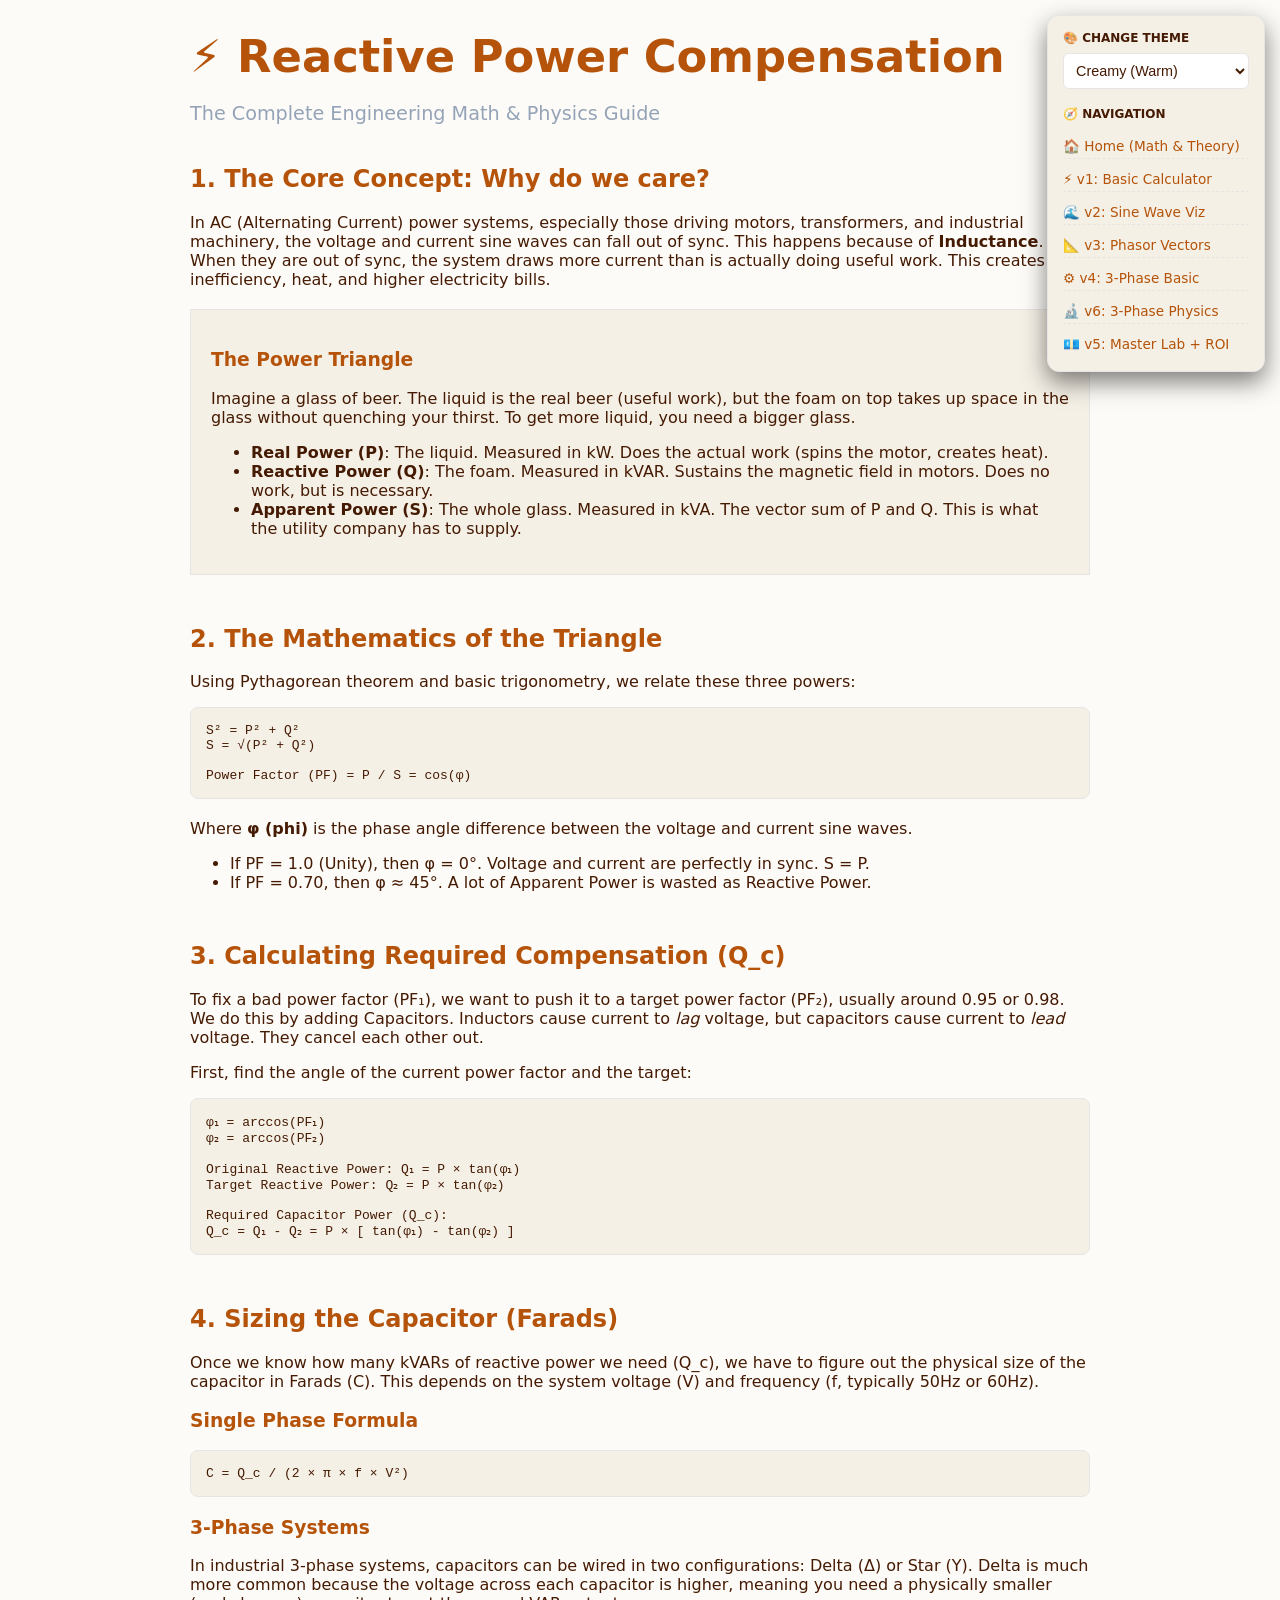
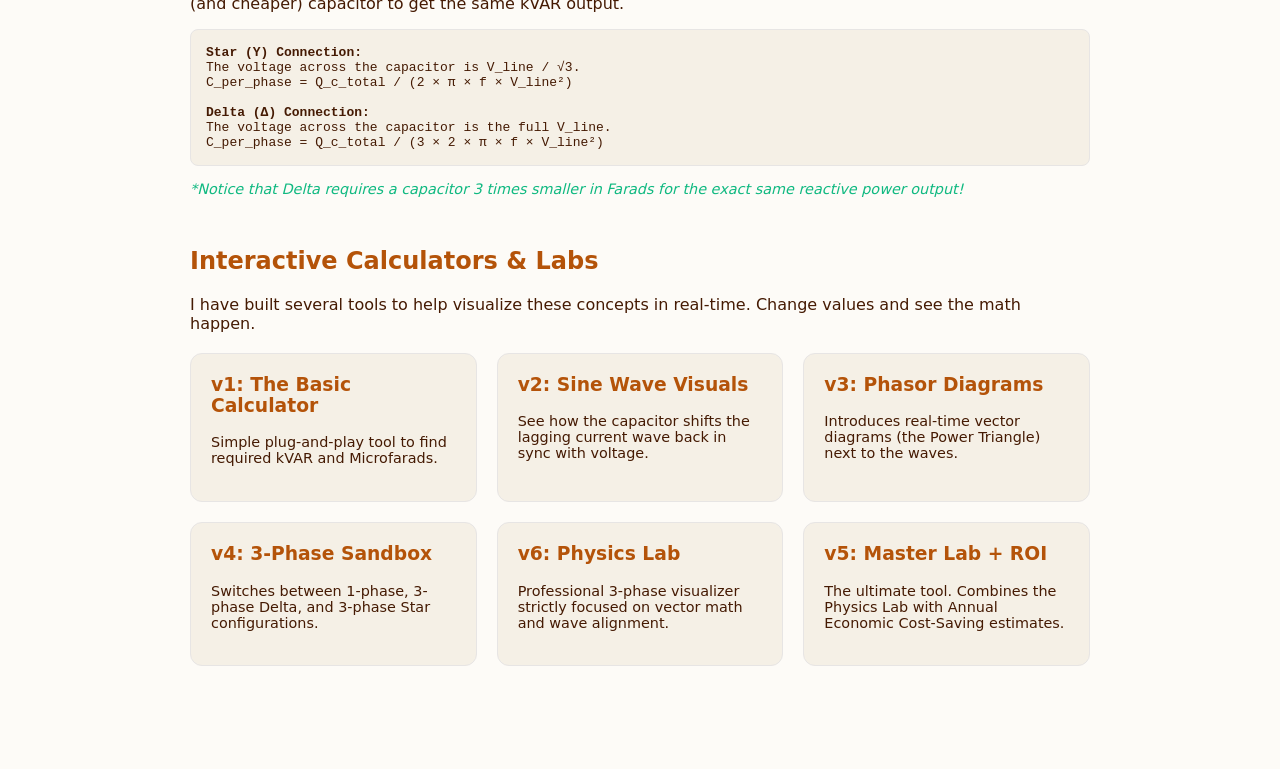
<file: index.html>
<!DOCTYPE html>
<html lang="en" data-theme="creamy">
<head>
    <meta charset="UTF-8">
    <meta name="viewport" content="width=device-width, initial-scale=1.0">
    <title>Power Factor Correction Journey & Theory</title>
    <link rel="stylesheet" href="shared_theme.css">
</head>
<body>

<div class="max-w" style="max-width: 900px; margin: 0 auto; padding-bottom: 100px;">
    <header style="margin-bottom: 40px;">
        <h1 style="font-size: 2.8rem; margin-bottom: 5px;">⚡ Reactive Power Compensation</h1>
        <p class="subtitle" style="font-size: 1.2rem; color: #94a3b8;">The Complete Engineering Math & Physics Guide</p>
    </header>

    <div class="section" style="margin-bottom: 50px;">
        <h2>1. The Core Concept: Why do we care?</h2>
        <p>In AC (Alternating Current) power systems, especially those driving motors, transformers, and industrial machinery, the voltage and current sine waves can fall out of sync. This happens because of <strong>Inductance</strong>. When they are out of sync, the system draws more current than is actually doing useful work. This creates inefficiency, heat, and higher electricity bills.</p>
        
        <div class="explainer" style="padding: 20px; background: var(--card); border-left: 5px solid var(--primary); margin: 20px 0;">
            <h3>The Power Triangle</h3>
            <p>Imagine a glass of beer. The liquid is the real beer (useful work), but the foam on top takes up space in the glass without quenching your thirst. To get more liquid, you need a bigger glass.</p>
            <ul>
                <li><strong>Real Power (P)</strong>: The liquid. Measured in kW. Does the actual work (spins the motor, creates heat).</li>
                <li><strong>Reactive Power (Q)</strong>: The foam. Measured in kVAR. Sustains the magnetic field in motors. Does no work, but is necessary.</li>
                <li><strong>Apparent Power (S)</strong>: The whole glass. Measured in kVA. The vector sum of P and Q. This is what the utility company has to supply.</li>
            </ul>
        </div>
    </div>

    <div class="section" style="margin-bottom: 50px;">
        <h2>2. The Mathematics of the Triangle</h2>
        <p>Using Pythagorean theorem and basic trigonometry, we relate these three powers:</p>
        <div class="formula-box" style="background: var(--canvas-bg); padding: 15px; border-radius: 8px; font-family: monospace; margin-bottom: 20px;">
            S² = P² + Q²<br>
            S = √(P² + Q²)<br><br>
            Power Factor (PF) = P / S = cos(φ)
        </div>
        <p>Where <strong>φ (phi)</strong> is the phase angle difference between the voltage and current sine waves.</p>
        <ul>
            <li>If PF = 1.0 (Unity), then φ = 0°. Voltage and current are perfectly in sync. S = P.</li>
            <li>If PF = 0.70, then φ ≈ 45°. A lot of Apparent Power is wasted as Reactive Power.</li>
        </ul>
    </div>

    <div class="section" style="margin-bottom: 50px;">
        <h2>3. Calculating Required Compensation (Q_c)</h2>
        <p>To fix a bad power factor (PF₁), we want to push it to a target power factor (PF₂), usually around 0.95 or 0.98. We do this by adding Capacitors. Inductors cause current to <em>lag</em> voltage, but capacitors cause current to <em>lead</em> voltage. They cancel each other out.</p>
        <p>First, find the angle of the current power factor and the target:</p>
        <div class="formula-box" style="background: var(--canvas-bg); padding: 15px; border-radius: 8px; font-family: monospace;">
            φ₁ = arccos(PF₁)<br>
            φ₂ = arccos(PF₂)<br><br>
            Original Reactive Power: Q₁ = P × tan(φ₁)<br>
            Target Reactive Power: Q₂ = P × tan(φ₂)<br><br>
            Required Capacitor Power (Q_c):<br>
            Q_c = Q₁ - Q₂ = P × [ tan(φ₁) - tan(φ₂) ]
        </div>
    </div>

    <div class="section" style="margin-bottom: 50px;">
        <h2>4. Sizing the Capacitor (Farads)</h2>
        <p>Once we know how many kVARs of reactive power we need (Q_c), we have to figure out the physical size of the capacitor in Farads (C). This depends on the system voltage (V) and frequency (f, typically 50Hz or 60Hz).</p>
        
        <h3>Single Phase Formula</h3>
        <div class="formula-box" style="background: var(--canvas-bg); padding: 15px; border-radius: 8px; font-family: monospace; margin-bottom: 20px;">
            C = Q_c / (2 × π × f × V²)
        </div>

        <h3>3-Phase Systems</h3>
        <p>In industrial 3-phase systems, capacitors can be wired in two configurations: Delta (Δ) or Star (Y). Delta is much more common because the voltage across each capacitor is higher, meaning you need a physically smaller (and cheaper) capacitor to get the same kVAR output.</p>
        <div class="formula-box" style="background: var(--canvas-bg); padding: 15px; border-radius: 8px; font-family: monospace;">
            <strong>Star (Y) Connection:</strong><br>
            The voltage across the capacitor is V_line / √3.<br>
            C_per_phase = Q_c_total / (2 × π × f × V_line²)<br><br>

            <strong>Delta (Δ) Connection:</strong><br>
            The voltage across the capacitor is the full V_line.<br>
            C_per_phase = Q_c_total / (3 × 2 × π × f × V_line²)
        </div>
        <p style="font-size: 0.9em; color: var(--accent);"><em>*Notice that Delta requires a capacitor 3 times smaller in Farads for the exact same reactive power output!</em></p>
    </div>

    <div class="section">
        <h2>Interactive Calculators & Labs</h2>
        <p>I have built several tools to help visualize these concepts in real-time. Change values and see the math happen.</p>
        <div class="grid" style="display: grid; grid-template-columns: repeat(auto-fit, minmax(280px, 1fr)); gap: 20px; margin-top: 20px;">
            
            <a href="pf_calc.html" class="card" style="text-decoration: none; display: block; padding: 20px; border-radius: 12px; transition: 0.2s;">
                <h3 style="margin-top: 0;">v1: The Basic Calculator</h3>
                <p style="font-size: 0.9rem;">Simple plug-and-play tool to find required kVAR and Microfarads.</p>
            </a>

            <a href="pf_calc_v2.html" class="card" style="text-decoration: none; display: block; padding: 20px; border-radius: 12px; transition: 0.2s;">
                <h3 style="margin-top: 0;">v2: Sine Wave Visuals</h3>
                <p style="font-size: 0.9rem;">See how the capacitor shifts the lagging current wave back in sync with voltage.</p>
            </a>

            <a href="pf_calc_v3.html" class="card" style="text-decoration: none; display: block; padding: 20px; border-radius: 12px; transition: 0.2s;">
                <h3 style="margin-top: 0;">v3: Phasor Diagrams</h3>
                <p style="font-size: 0.9rem;">Introduces real-time vector diagrams (the Power Triangle) next to the waves.</p>
            </a>

            <a href="pf_calc_v4.html" class="card" style="text-decoration: none; display: block; padding: 20px; border-radius: 12px; transition: 0.2s;">
                <h3 style="margin-top: 0;">v4: 3-Phase Sandbox</h3>
                <p style="font-size: 0.9rem;">Switches between 1-phase, 3-phase Delta, and 3-phase Star configurations.</p>
            </a>

            <a href="pf_calc_v6.html" class="card" style="text-decoration: none; display: block; padding: 20px; border-radius: 12px; transition: 0.2s;">
                <h3 style="margin-top: 0;">v6: Physics Lab</h3>
                <p style="font-size: 0.9rem;">Professional 3-phase visualizer strictly focused on vector math and wave alignment.</p>
            </a>

            <a href="pf_calc_v5.html" class="card" style="text-decoration: none; display: block; padding: 20px; border-radius: 12px; transition: 0.2s;">
                <h3 style="margin-top: 0;">v5: Master Lab + ROI</h3>
                <p style="font-size: 0.9rem;">The ultimate tool. Combines the Physics Lab with Annual Economic Cost-Saving estimates.</p>
            </a>

        </div>
    </div>
</div>

<script src="shared_ui.js"></script>
</body>
</html>
</file>
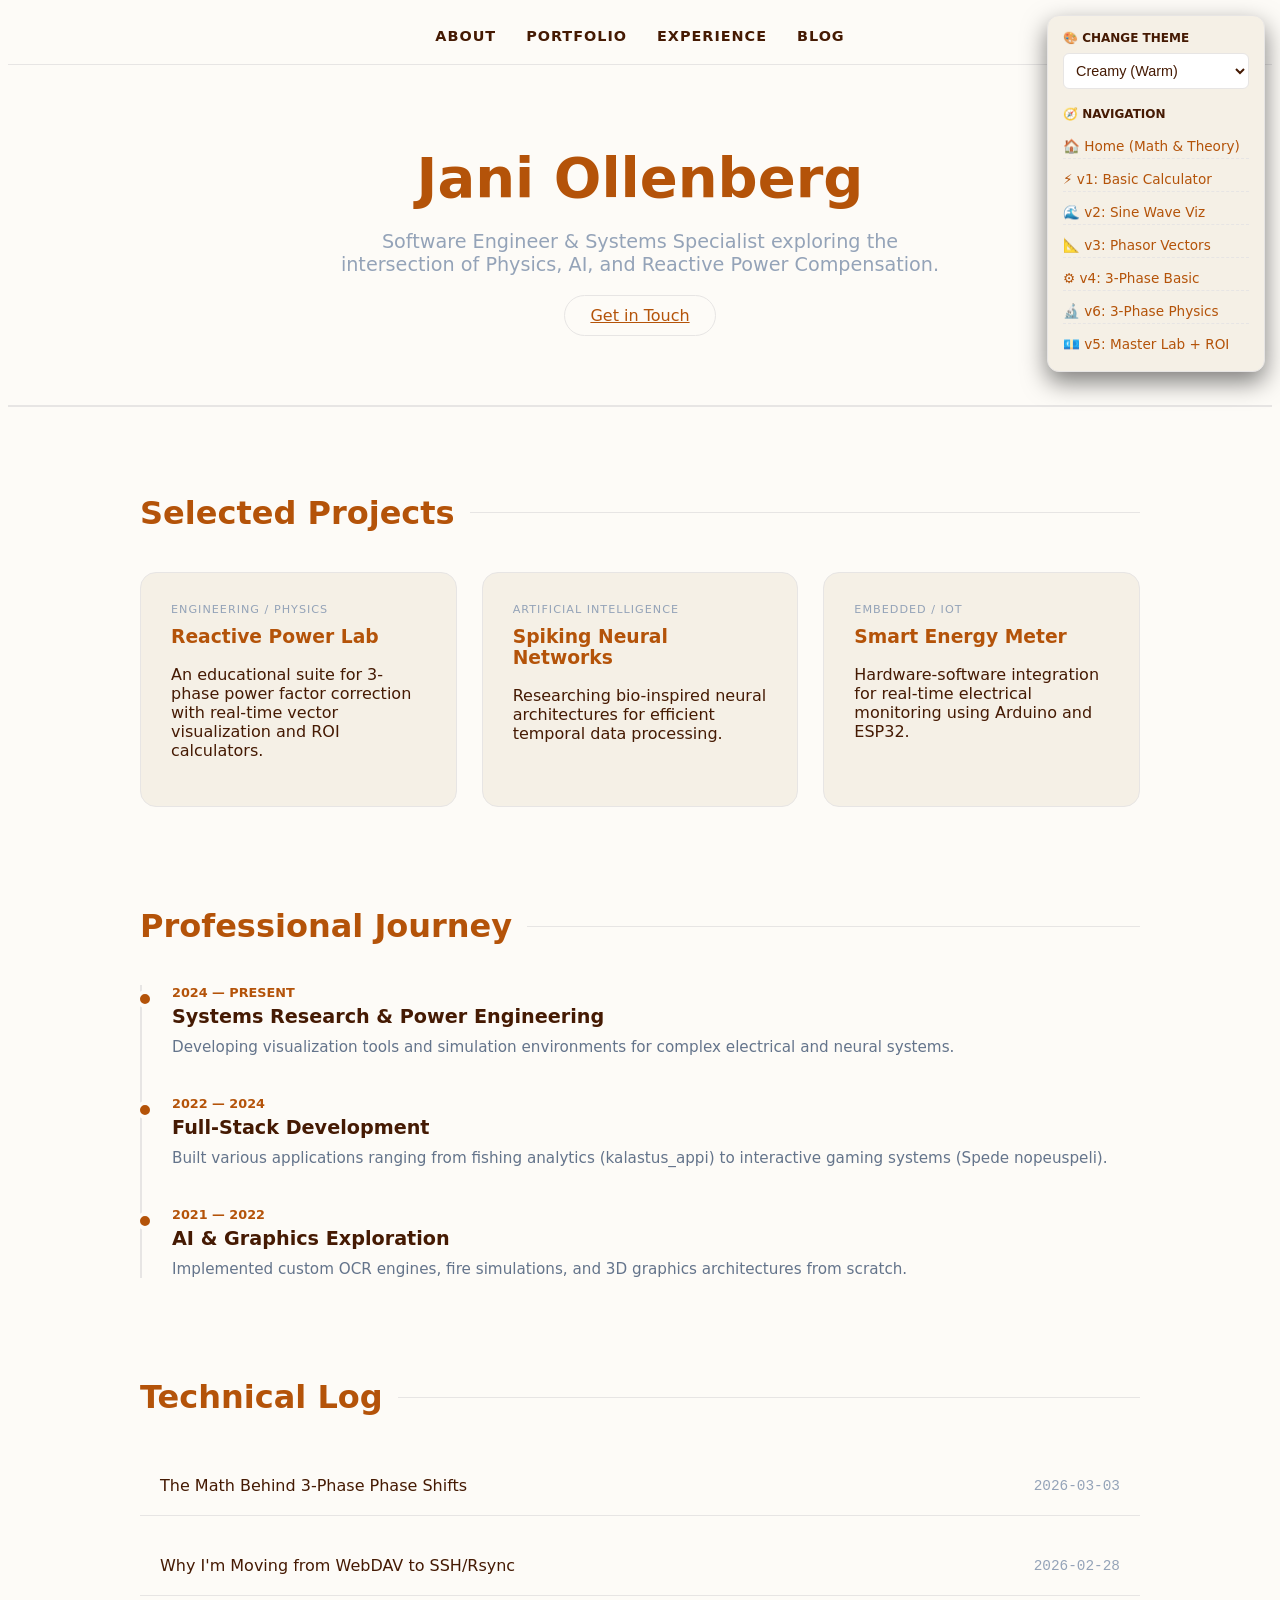
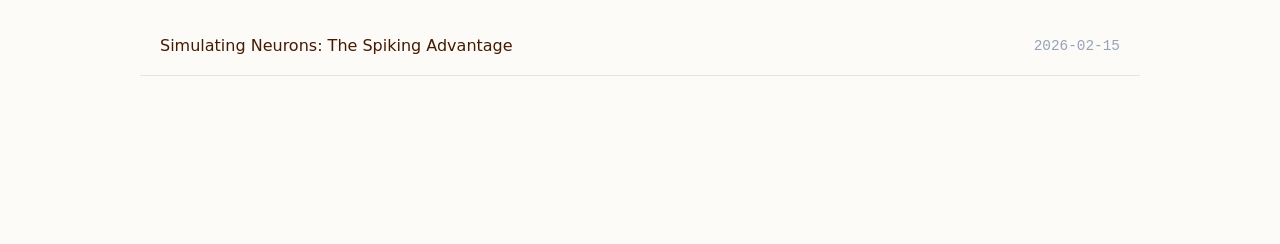
<file: personal_portfolio.html>
<!DOCTYPE html>
<html lang="en" data-theme="creamy">
<head>
    <meta charset="UTF-8">
    <meta name="viewport" content="width=device-width, initial-scale=1.0">
    <title>Jani Ollenberg | Portfolio & Engineering Log</title>
    <link rel="stylesheet" href="shared_theme.css">
    <style>
        .hero { padding: 80px 20px; text-align: center; border-bottom: 2px solid var(--border); }
        .hero h1 { font-size: 3.5rem; margin: 0; }
        .hero p { font-size: 1.2rem; color: #94a3b8; max-width: 600px; margin: 20px auto; }
        
        .nav-bar { display: flex; justify-content: center; gap: 30px; padding: 20px; border-bottom: 1px solid var(--border); position: sticky; top: 0; background: var(--bg); z-index: 100; }
        .nav-bar a { text-decoration: none; color: var(--text); font-weight: 600; font-size: 0.9rem; text-transform: uppercase; letter-spacing: 1px; }
        .nav-bar a:hover { color: var(--primary); }

        .container { max-width: 1000px; margin: 0 auto; padding: 60px 20px; }
        
        section { margin-bottom: 100px; }
        h2 { font-size: 2rem; margin-bottom: 40px; display: flex; align-items: center; gap: 15px; }
        h2::after { content: ""; flex: 1; height: 1px; background: var(--border); }

        /* Timeline / CV */
        .timeline { position: relative; padding-left: 30px; border-left: 2px solid var(--border); }
        .timeline-item { margin-bottom: 40px; position: relative; }
        .timeline-item::before { content: ""; position: absolute; left: -36px; top: 5px; width: 10px; height: 10px; border-radius: 50%; background: var(--primary); border: 4px solid var(--bg); }
        .timeline-date { font-size: 0.8rem; color: var(--primary); font-weight: bold; margin-bottom: 5px; }
        .timeline-title { font-size: 1.2rem; font-weight: bold; margin: 0; }
        .timeline-desc { font-size: 0.95rem; color: #64748b; margin-top: 10px; }

        /* Project Cards */
        .project-grid { display: grid; grid-template-columns: repeat(auto-fit, minmax(300px, 1fr)); gap: 25px; }
        .project-card { background: var(--card); border: 1px solid var(--border); border-radius: 16px; padding: 30px; transition: 0.3s; text-decoration: none; color: inherit; }
        .project-card:hover { transform: translateY(-10px); border-color: var(--primary); box-shadow: 0 20px 40px rgba(0,0,0,0.1); }
        .project-card h3 { margin-top: 0; color: var(--primary); }
        .project-tag { font-size: 0.7rem; color: #94a3b8; text-transform: uppercase; letter-spacing: 1px; margin-bottom: 10px; display: block; }

        /* Blog Section */
        .blog-list { display: flex; flex-direction: column; gap: 20px; }
        .blog-item { display: flex; justify-content: space-between; align-items: center; padding: 20px; border-bottom: 1px solid var(--border); text-decoration: none; color: inherit; }
        .blog-item:hover { background: var(--card); border-radius: 8px; }
        .blog-date { font-family: monospace; font-size: 0.9rem; color: #94a3b8; }
    </style>
</head>
<body>

<nav class="nav-bar">
    <a href="#about">About</a>
    <a href="#portfolio">Portfolio</a>
    <a href="#cv">Experience</a>
    <a href="#blog">Blog</a>
</nav>

<div class="hero">
    <h1>Jani Ollenberg</h1>
    <p>Software Engineer & Systems Specialist exploring the intersection of Physics, AI, and Reactive Power Compensation.</p>
    <div style="margin-top: 30px;">
        <a href="mailto:jani@ollenberg.fi" class="nav-link" style="font-size: 1rem; border: 1px solid var(--border); padding: 10px 25px; border-radius: 30px;">Get in Touch</a>
    </div>
</div>

<div class="container">
    
    <section id="portfolio">
        <h2>Selected Projects</h2>
        <div class="project-grid">
            <a href="pf-lab/index.html" class="project-card">
                <span class="project-tag">Engineering / Physics</span>
                <h3>Reactive Power Lab</h3>
                <p>An educational suite for 3-phase power factor correction with real-time vector visualization and ROI calculators.</p>
            </a>
            <a href="#" class="project-card">
                <span class="project-tag">Artificial Intelligence</span>
                <h3>Spiking Neural Networks</h3>
                <p>Researching bio-inspired neural architectures for efficient temporal data processing.</p>
            </a>
            <a href="#" class="project-card">
                <span class="project-tag">Embedded / IoT</span>
                <h3>Smart Energy Meter</h3>
                <p>Hardware-software integration for real-time electrical monitoring using Arduino and ESP32.</p>
            </a>
        </div>
    </section>

    <section id="cv">
        <h2>Professional Journey</h2>
        <div class="timeline">
            <div class="timeline-item">
                <div class="timeline-date">2024 — PRESENT</div>
                <p class="timeline-title">Systems Research & Power Engineering</p>
                <p class="timeline-desc">Developing visualization tools and simulation environments for complex electrical and neural systems.</p>
            </div>
            <div class="timeline-item">
                <div class="timeline-date">2022 — 2024</div>
                <p class="timeline-title">Full-Stack Development</p>
                <p class="timeline-desc">Built various applications ranging from fishing analytics (kalastus_appi) to interactive gaming systems (Spede nopeuspeli).</p>
            </div>
            <div class="timeline-item">
                <div class="timeline-date">2021 — 2022</div>
                <p class="timeline-title">AI & Graphics Exploration</p>
                <p class="timeline-desc">Implemented custom OCR engines, fire simulations, and 3D graphics architectures from scratch.</p>
            </div>
        </div>
    </section>

    <section id="blog">
        <h2>Technical Log</h2>
        <div class="blog-list">
            <a href="#" class="blog-item">
                <span>The Math Behind 3-Phase Phase Shifts</span>
                <span class="blog-date">2026-03-03</span>
            </a>
            <a href="#" class="blog-item">
                <span>Why I'm Moving from WebDAV to SSH/Rsync</span>
                <span class="blog-date">2026-02-28</span>
            </a>
            <a href="#" class="blog-item">
                <span>Simulating Neurons: The Spiking Advantage</span>
                <span class="blog-date">2026-02-15</span>
            </a>
        </div>
    </section>

</div>

<script src="shared_ui.js"></script>
</body>
</html>
</file>
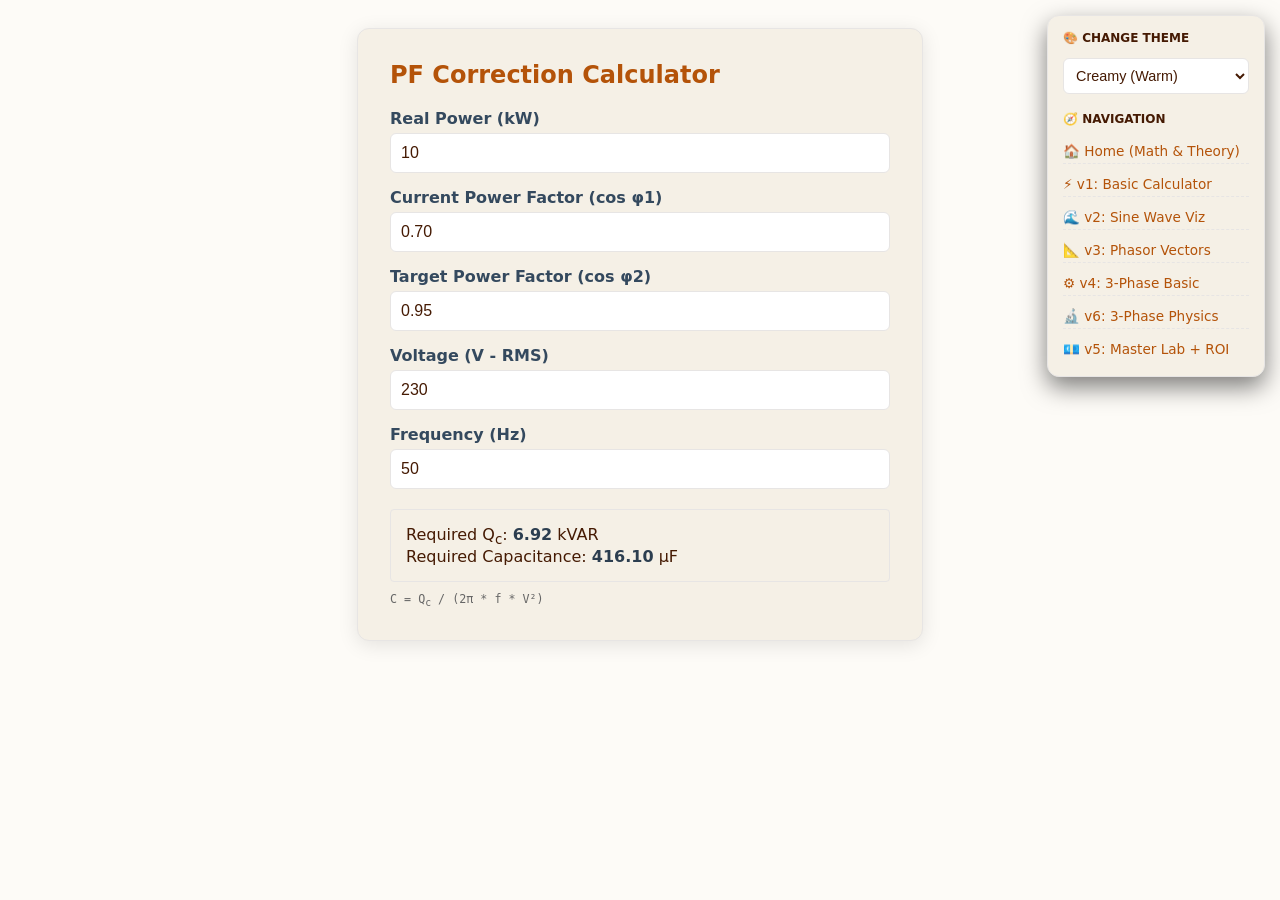
<file: pf_calc.html>
<!DOCTYPE html>
<html lang="en">
<head>
    <meta charset="UTF-8">
    <meta name="viewport" content="width=device-width, initial-scale=1.0">
    <title>Reactive Power Calculator</title>
    <link rel="stylesheet" href="shared_theme.css">
    <style>
        body { font-family: sans-serif; background: #f4f7f6; padding: 20px; display: flex; justify-content: center; }
        .card { background: white; padding: 2rem; border-radius: 12px; box-shadow: 0 4px 20px rgba(0,0,0,0.1); width: 100%; max-width: 500px; }
        h2 { color: #2c3e50; margin-top: 0; }
        .input-group { margin-bottom: 15px; }
        label { display: block; margin-bottom: 5px; font-weight: bold; color: #34495e; }
        input { width: 100%; padding: 10px; border: 1px solid #ddd; border-radius: 6px; box-sizing: border-box; font-size: 16px; }
        .result-box { margin-top: 20px; padding: 15px; background: #e8f4fd; border-left: 5px solid #3498db; border-radius: 4px; }
        .formula { font-family: monospace; font-size: 0.9em; color: #666; margin-top: 10px; }
        span.unit { font-weight: bold; color: #2c3e50; }
    </style>
</head>
<body>

<div class="card">
    <h2>PF Correction Calculator</h2>
    
    <div class="input-group">
        <label>Real Power (kW)</label>
        <input type="number" id="power" value="10" oninput="calculate()">
    </div>
    
    <div class="input-group">
        <label>Current Power Factor (cos φ1)</label>
        <input type="number" id="pf1" value="0.70" step="0.01" min="0" max="1" oninput="calculate()">
    </div>
    
    <div class="input-group">
        <label>Target Power Factor (cos φ2)</label>
        <input type="number" id="pf2" value="0.95" step="0.01" min="0" max="1" oninput="calculate()">
    </div>
    
    <div class="input-group">
        <label>Voltage (V - RMS)</label>
        <input type="number" id="voltage" value="230" oninput="calculate()">
    </div>
    
    <div class="input-group">
        <label>Frequency (Hz)</label>
        <input type="number" id="freq" value="50" oninput="calculate()">
    </div>

    <div class="result-box" id="results">
        <div>Required Q<sub>c</sub>: <span id="qc" class="unit">0</span> kVAR</div>
        <div>Required Capacitance: <span id="farads" class="unit">0</span> µF</div>
    </div>

    <div class="formula">
        C = Q<sub>c</sub> / (2π * f * V²)
    </div>
</div>

<script>
function calculate() {
    const P = parseFloat(document.getElementById('power').value) * 1000; // Convert kW to W
    const pf1 = parseFloat(document.getElementById('pf1').value);
    const pf2 = parseFloat(document.getElementById('pf2').value);
    const V = parseFloat(document.getElementById('voltage.value'));
    const f = parseFloat(document.getElementById('freq').value);
    const v = parseFloat(document.getElementById('voltage').value);

    if (pf1 > 0 && pf2 > 0 && v > 0) {
        // 1. Find angles
        const phi1 = Math.acos(pf1);
        const phi2 = Math.acos(pf2);

        // 2. Calculate Required Reactive Power (VAR)
        const Qc = P * (Math.tan(phi1) - Math.tan(phi2));
        
        // 3. Calculate Capacitance in Farads
        // Formula: C = Qc / (2 * PI * f * V^2)
        const C = Qc / (2 * Math.PI * f * Math.pow(v, 2));

        document.getElementById('qc').innerText = (Qc / 1000).toFixed(2);
        document.getElementById('farads').innerText = (C * 1000000).toFixed(2); // Show in microFarads
    }
}
// Initial call
calculate();
</script>

<script src="shared_ui.js"></script>
</body>
</html>
</file>
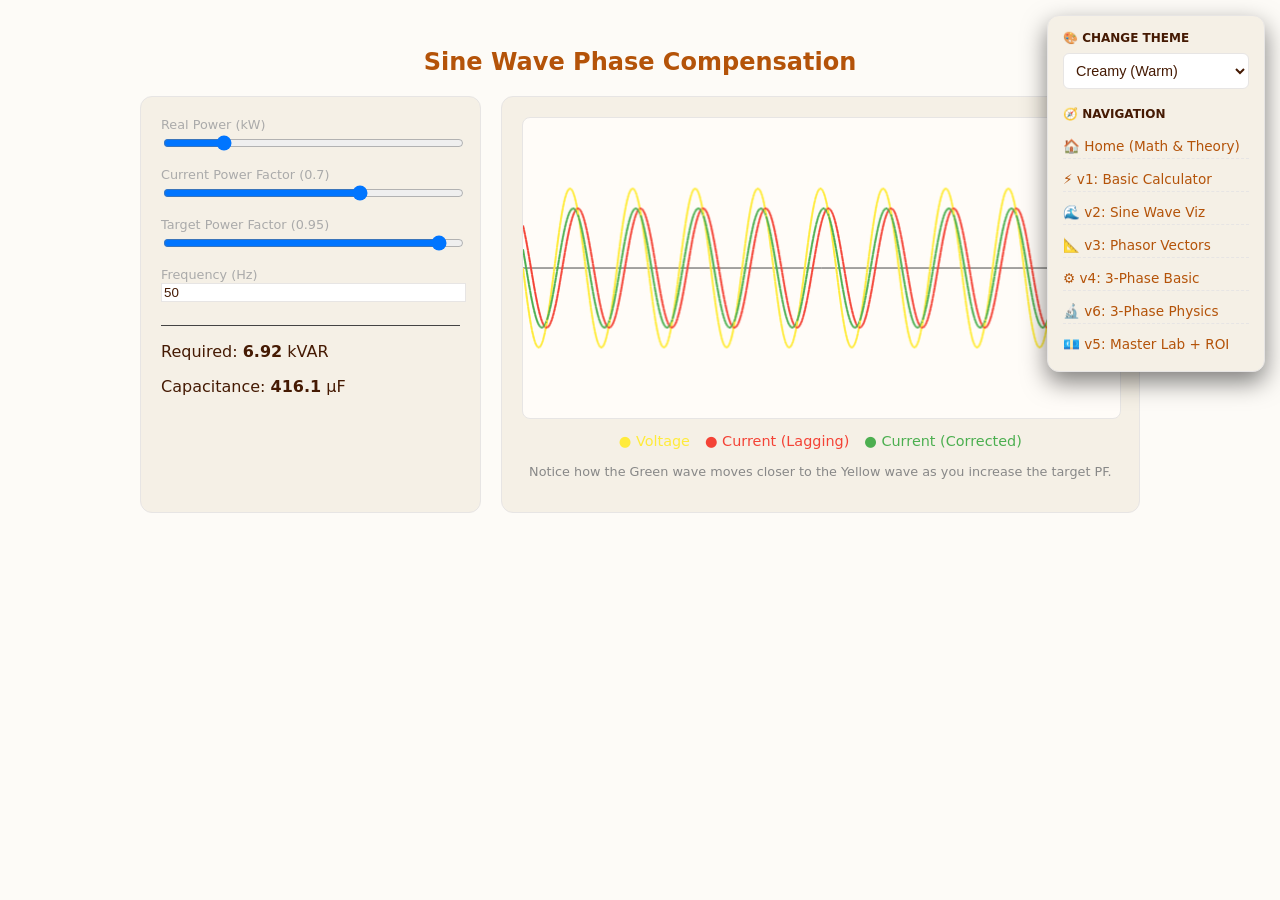
<file: pf_calc_v2.html>
<!DOCTYPE html>
<html lang="en">
<head>
    <meta charset="UTF-8">
    <title>Interactive Phase Power Visualizer</title>
    <link rel="stylesheet" href="shared_theme.css">
    <style>
        body { font-family: 'Segoe UI', Tahoma, Geneva, Verdana, sans-serif; background: #1a1a1a; color: white; display: flex; flex-direction: column; align-items: center; padding: 20px; }
        .container { display: flex; gap: 20px; max-width: 1000px; width: 100%; }
        .controls { background: #2d2d2d; padding: 20px; border-radius: 12px; flex: 1; }
        .visualizer { background: #2d2d2d; padding: 20px; border-radius: 12px; flex: 2; text-align: center; }
        canvas { background: #000; border-radius: 8px; width: 100%; height: 300px; }
        input { width: 100%; margin-bottom: 15px; }
        label { display: block; font-size: 0.8em; color: #aaa; }
        .legend { display: flex; justify-content: center; gap: 15px; margin-top: 10px; font-size: 0.9em; }
        .v-color { color: #ffeb3b; } .i-old { color: #f44336; } .i-new { color: #4caf50; }
    </style>
</head>
<body>

    <h2>Sine Wave Phase Compensation</h2>

    <div class="container">
        <div class="controls">
            <label>Real Power (kW)</label>
            <input type="range" id="p" min="1" max="50" value="10">
            
            <label>Current Power Factor (<span id="pf1_val">0.70</span>)</label>
            <input type="range" id="pf1" min="0.1" max="1" step="0.01" value="0.70">
            
            <label>Target Power Factor (<span id="pf2_val">0.95</span>)</label>
            <input type="range" id="pf2" min="0.1" max="1" step="0.01" value="0.95">
        <label>Frequency (Hz)</label>
        <input type="number" id="freq" value="50" step="1">

            
            <hr style="border:0; border-top:1px solid #444">
            <div id="results">
                <p>Required: <strong id="res_qc">0</strong> kVAR</p>
                <p>Capacitance: <strong id="res_uf">0</strong> µF</p>
            </div>
        </div>

        <div class="visualizer">
            <canvas id="waveCanvas"></canvas>
            <div class="legend">
                <span class="v-color">● Voltage</span>
                <span class="i-old">● Current (Lagging)</span>
                <span class="i-new">● Current (Corrected)</span>
            </div>
            <p style="font-size: 0.8em; color: #888; margin-top: 15px;">
                Notice how the Green wave moves closer to the Yellow wave as you increase the target PF.
            </p>
        </div>
    </div>

<script>
    const canvas = document.getElementById('waveCanvas');
    const ctx = canvas.getContext('2d');
    
    function draw() {
        // Get Inputs
        const P = document.getElementById('p').value * 1000;
        const pf1 = document.getElementById('pf1').value;
        const pf2 = document.getElementById('pf2').value;
        const V = 230; // Standard Voltage
        const f = parseFloat(document.getElementById('freq').value) || 50;  // 50Hz
        
        document.getElementById('pf1_val').innerText = pf1;
        document.getElementById('pf2_val').innerText = pf2;

        // Calculations
        const phi1 = Math.acos(pf1);
        const phi2 = Math.acos(pf2);
        const Qc = P * (Math.tan(phi1) - Math.tan(phi2));
        const C = Qc / (2 * Math.PI * f * Math.pow(V, 2));

        document.getElementById('res_qc').innerText = (Qc/1000).toFixed(2);
        document.getElementById('res_uf').innerText = (C * 1000000).toFixed(1);

        // Drawing Logic
        ctx.clearRect(0, 0, canvas.width, canvas.height);
        const midY = canvas.height / 2;
        
        ctx.beginPath();
        ctx.strokeStyle = '#444';
        ctx.moveTo(0, midY); ctx.lineTo(canvas.width, midY);
        ctx.stroke();

        for (let x = 0; x < canvas.width; x++) {
            const time = x * 0.1;
            
            // Voltage Wave (Yellow)
            const vY = midY + Math.sin(time) * 80;
            drawPixel(x, vY, '#ffeb3b', (x===0));

            // Lagging Current (Red) - Phase Shifted by phi1
            const i1Y = midY + Math.sin(time - phi1) * 60;
            drawPixel(x, i1Y, '#f44336', (x===0));

            // Corrected Current (Green) - Phase Shifted by phi2
            const i2Y = midY + Math.sin(time - phi2) * 60;
            drawPixel(x, i2Y, '#4caf50', (x===0));
        }
    }

    let prevPos = {};
    function drawPixel(x, y, color, isFirst) {
        ctx.strokeStyle = color;
        ctx.lineWidth = 2;
        if (!isFirst) {
            ctx.beginPath();
            ctx.moveTo(x - 1, prevPos[color]);
            ctx.lineTo(x, y);
            ctx.stroke();
        }
        prevPos[color] = y;
    }

    document.querySelectorAll('input').forEach(i => i.addEventListener('input', draw));
    
    // Set canvas internal resolution
    canvas.width = canvas.offsetWidth;
    canvas.height = canvas.offsetHeight;
    draw();
</script>
<script src="shared_ui.js"></script>
</body>
</html>
</file>
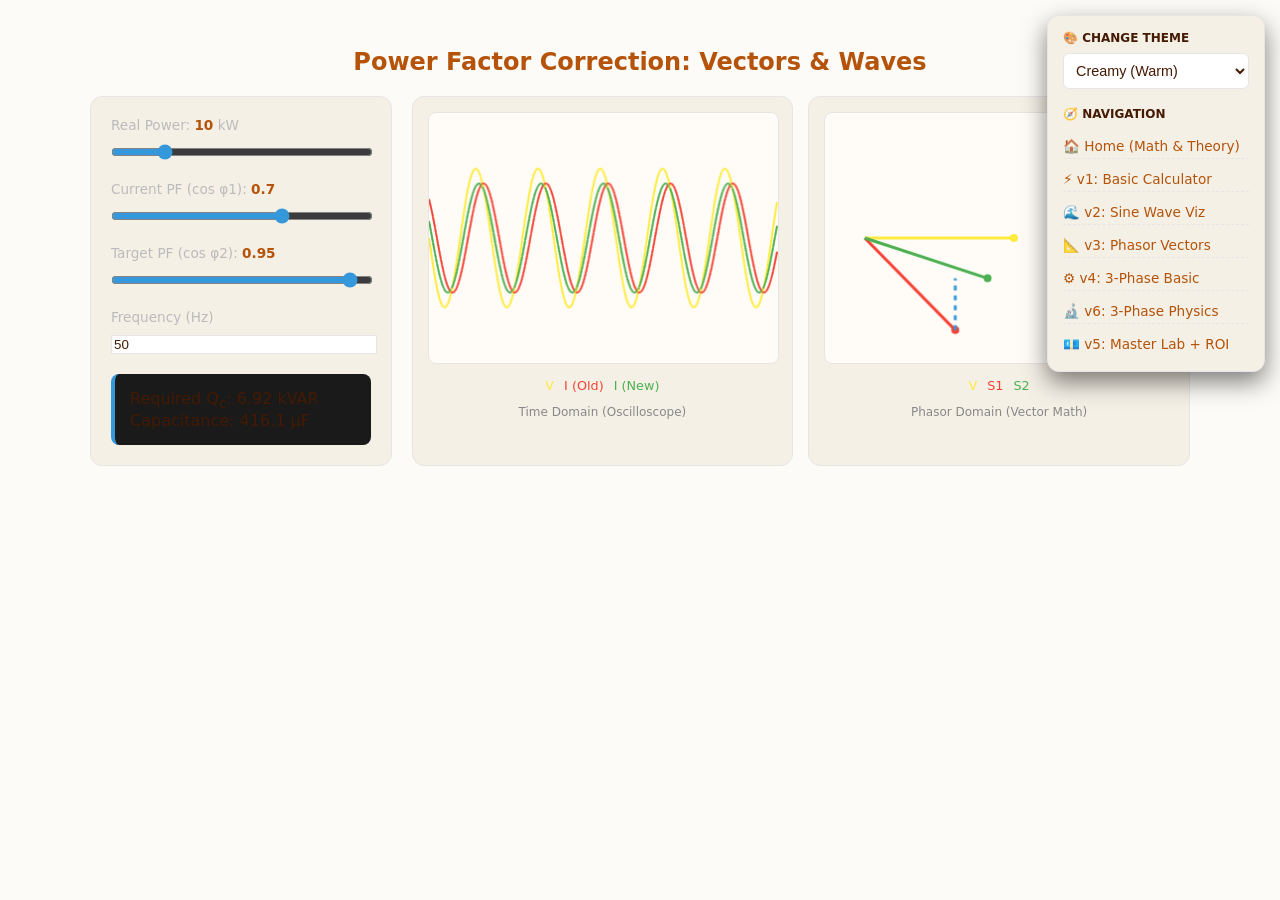
<file: pf_calc_v3.html>
<!DOCTYPE html>
<html lang="en">
<head>
    <meta charset="UTF-8">
    <title>Reactive Power & Phasor Visualizer</title>
    <link rel="stylesheet" href="shared_theme.css">
    <style>
        body { font-family: 'Segoe UI', sans-serif; background: #1a1a1a; color: white; display: flex; flex-direction: column; align-items: center; padding: 20px; }
        .container { display: flex; gap: 20px; max-width: 1100px; width: 100%; flex-wrap: wrap; }
        .controls { background: #2d2d2d; padding: 20px; border-radius: 12px; flex: 1; min-width: 250px; }
        .visual-area { flex: 3; display: flex; gap: 15px; flex-wrap: wrap; }
        .canvas-card { background: #2d2d2d; padding: 15px; border-radius: 12px; flex: 1; min-width: 300px; text-align: center; }
        canvas { background: #000; border-radius: 8px; width: 100%; height: 250px; }
        input { width: 100%; margin: 10px 0 20px 0; accent-color: #3498db; }
        label { font-size: 0.85em; color: #bbb; display: block; }
        .res-val { color: #3498db; font-weight: bold; }
        .legend { font-size: 0.8em; margin-top: 10px; display: flex; justify-content: center; gap: 10px; }
    </style>
</head>
<body>

<h2>Power Factor Correction: Vectors & Waves</h2>

<div class="container">
    <div class="controls">
        <label>Real Power: <span class="res-val" id="p_disp">10</span> kW</label>
        <input type="range" id="p" min="1" max="50" value="10">
        
        <label>Current PF (cos φ1): <span class="res-val" id="pf1_val">0.70</span></label>
        <input type="range" id="pf1" min="0.1" max="1" step="0.01" value="0.70">
        
        <label>Target PF (cos φ2): <span class="res-val" id="pf2_val">0.95</span></label>
        <input type="range" id="pf2" min="0.1" max="1" step="0.01" value="0.95">
        <label>Frequency (Hz)</label>
        <input type="number" id="freq" value="50" step="1">

        
        <div style="background:#1a1a1a; padding: 15px; border-radius: 8px; border-left: 4px solid #3498db;">
            <div>Required Q<sub>c</sub>: <span id="res_qc">0</span> kVAR</div>
            <div>Capacitance: <span id="res_uf">0</span> µF</div>
        </div>
    </div>

    <div class="visual-area">
        <div class="canvas-card">
            <canvas id="waveCanvas"></canvas>
            <div class="legend">
                <span style="color:#ffeb3b">V</span>
                <span style="color:#f44336">I (Old)</span>
                <span style="color:#4caf50">I (New)</span>
            </div>
            <p style="font-size: 0.75em; color: #888;">Time Domain (Oscilloscope)</p>
        </div>

        <div class="canvas-card">
            <canvas id="phasorCanvas"></canvas>
            <div class="legend">
                <span style="color:#ffeb3b">V</span>
                <span style="color:#f44336">S1</span>
                <span style="color:#4caf50">S2</span>
            </div>
            <p style="font-size: 0.75em; color: #888;">Phasor Domain (Vector Math)</p>
        </div>
    </div>
</div>

<script>
    const wCanvas = document.getElementById('waveCanvas');
    const pCanvas = document.getElementById('phasorCanvas');
    const wCtx = wCanvas.getContext('2d');
    const pCtx = pCanvas.getContext('2d');

    function init() {
        wCanvas.width = wCanvas.offsetWidth; wCanvas.height = wCanvas.offsetHeight;
        pCanvas.width = pCanvas.offsetWidth; pCanvas.height = pCanvas.offsetHeight;
        draw();
    }

    function draw() {
        const P = document.getElementById('p').value * 1000;
        const pf1 = parseFloat(document.getElementById('pf1').value);
        const pf2 = parseFloat(document.getElementById('pf2').value);
        const V = 230; const f = parseFloat(document.getElementById('freq').value) || 50;
        
        document.getElementById('p_disp').innerText = P/1000;
        document.getElementById('pf1_val').innerText = pf1;
        document.getElementById('pf2_val').innerText = pf2;

        const phi1 = Math.acos(pf1);
        const phi2 = Math.acos(pf2);
        const Qc = P * (Math.tan(phi1) - Math.tan(phi2));
        const C = (Qc > 0) ? Qc / (2 * Math.PI * f * Math.pow(V, 2)) : 0;

        document.getElementById('res_qc').innerText = (Math.max(0, Qc/1000)).toFixed(2);
        document.getElementById('res_uf').innerText = (Math.max(0, C * 1000000)).toFixed(1);

        // --- DRAW SINE WAVES ---
        wCtx.clearRect(0, 0, wCanvas.width, wCanvas.height);
        const midY = wCanvas.height / 2;
        for (let x = 0; x < wCanvas.width; x++) {
            let t = x * 0.1;
            drawPoint(wCtx, x, midY + Math.sin(t)*70, '#ffeb3b', x===0);
            drawPoint(wCtx, x, midY + Math.sin(t - phi1)*55, '#f44336', x===0);
            drawPoint(wCtx, x, midY + Math.sin(t - phi2)*55, '#4caf50', x===0);
        }

        // --- DRAW PHASOR DIAGRAM ---
        pCtx.clearRect(0, 0, pCanvas.width, pCanvas.height);
        const centerX = 40; const centerY = pCanvas.height / 2;
        
        // Voltage Reference (X-axis)
        drawVector(pCtx, centerX, centerY, 0, 150, '#ffeb3b', 'V');
        // Apparent Power S1 (Old)
        drawVector(pCtx, centerX, centerY, phi1, 130, '#f44336', 'S1');
        // Apparent Power S2 (New)
        drawVector(pCtx, centerX, centerY, phi2, 130, '#4caf50', 'S2');
        // Reactive Compensation Qc (Vertical Arrow)
        pCtx.setLineDash([5, 5]);
        pCtx.beginPath();
        pCtx.strokeStyle = '#3498db';
        pCtx.moveTo(centerX + Math.cos(phi1)*130, centerY + Math.sin(phi1)*130);
        pCtx.lineTo(centerX + Math.cos(phi1)*130, centerY + Math.sin(phi2)*130);
        pCtx.stroke();
        pCtx.setLineDash([]);
    }

    let lastY = {};
    function drawPoint(ctx, x, y, color, first) {
        ctx.strokeStyle = color; ctx.lineWidth = 2;
        if (!first) { ctx.beginPath(); ctx.moveTo(x-1, lastY[color]); ctx.lineTo(x, y); ctx.stroke(); }
        lastY[color] = y;
    }

    function drawVector(ctx, x, y, angle, len, color, label) {
        const tx = x + Math.cos(angle) * len;
        const ty = y + Math.sin(angle) * len;
        ctx.strokeStyle = color; ctx.lineWidth = 3;
        ctx.beginPath(); ctx.moveTo(x, y); ctx.lineTo(tx, ty); ctx.stroke();
        // Arrowhead
        ctx.fillStyle = color; ctx.beginPath();
        ctx.arc(tx, ty, 4, 0, Math.PI*2); ctx.fill();
    }

    document.querySelectorAll('input').forEach(i => i.addEventListener('input', draw));
    window.addEventListener('resize', init);
    init();
</script>
<script src="shared_ui.js"></script>
</body>
</html>
</file>
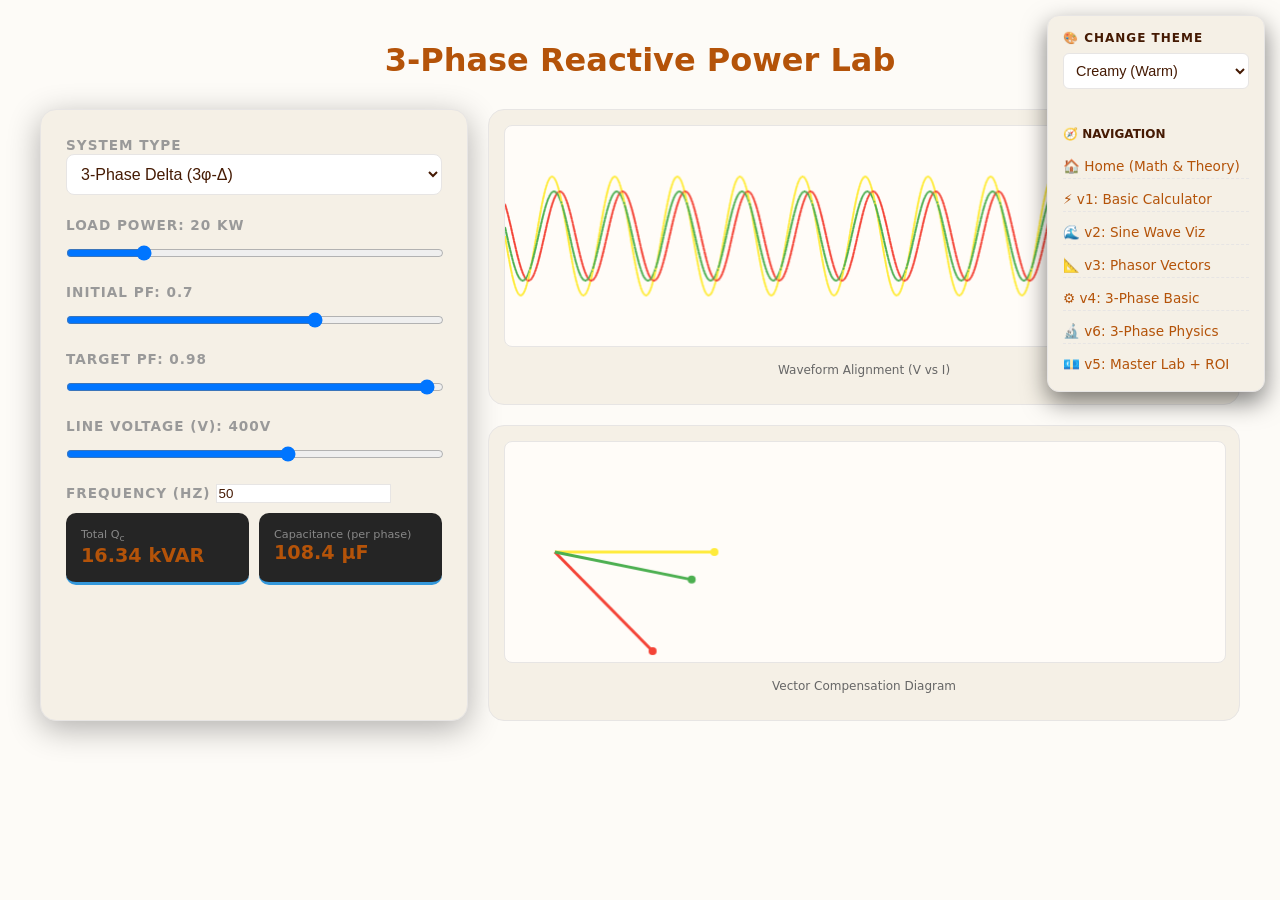
<file: pf_calc_v4.html>
<!DOCTYPE html>
<html lang="en">
<head>
    <meta charset="UTF-8">
    <title>Professional 3-Phase PF Lab</title>
    <link rel="stylesheet" href="shared_theme.css">
    <style>
        body { font-family: 'Segoe UI', sans-serif; background: #121212; color: #e0e0e0; display: flex; flex-direction: column; align-items: center; padding: 20px; margin: 0; }
        .container { display: flex; gap: 20px; max-width: 1200px; width: 100%; flex-wrap: wrap; justify-content: center; }
        .controls { background: #1e1e1e; padding: 25px; border-radius: 16px; flex: 1; min-width: 300px; box-shadow: 0 8px 32px rgba(0,0,0,0.3); border: 1px solid #333; }
        .visual-area { flex: 2; display: flex; flex-direction: column; gap: 20px; min-width: 350px; }
        .canvas-card { background: #1e1e1e; padding: 15px; border-radius: 16px; text-align: center; border: 1px solid #333; }
        canvas { background: #000; border-radius: 8px; width: 100%; height: 220px; }
        input[type=range] { width: 100%; margin: 10px 0 20px 0; cursor: pointer; }
        select { width: 100%; padding: 10px; background: #333; color: white; border: none; border-radius: 8px; margin-bottom: 20px; font-size: 1em; }
        label { font-size: 0.85em; color: #999; font-weight: bold; text-transform: uppercase; letter-spacing: 1px; }
        .stat-grid { display: grid; grid-template-columns: 1fr 1fr; gap: 10px; margin-top: 10px; }
        .stat-card { background: #252525; padding: 15px; border-radius: 10px; border-bottom: 3px solid #3498db; }
        .stat-label { font-size: 0.7em; color: #888; display: block; }
        .stat-val { font-size: 1.2em; font-weight: bold; color: #fff; }
    </style>
</head>
<body>

<h1 style="color: #3498db; margin-bottom: 30px;">3-Phase Reactive Power Lab</h1>

<div class="container">
    <div class="controls">
        <label>System Type</label>
        <select id="sysType">
            <option value="1">Single Phase (1φ)</option>
            <option value="3d" selected>3-Phase Delta (3φ-Δ)</option>
            <option value="3s">3-Phase Star (3φ-Y)</option>
        </select>

        <label>Load Power: <span id="p_disp">20</span> kW</label>
        <input type="range" id="p" min="1" max="100" value="20">
        
        <label>Initial PF: <span id="pf1_val">0.70</span></label>
        <input type="range" id="pf1" min="0.1" max="1" step="0.01" value="0.70">
        
        <label>Target PF: <span id="pf2_val">0.98</span></label>
        <input type="range" id="pf2" min="0.1" max="1" step="0.01" value="0.98">

        <label>Line Voltage (V): <span id="v_disp">400</span>V</label>
        <input type="range" id="v_line" min="110" max="600" step="10" value="400">
        <label>Frequency (Hz)</label>
        <input type="number" id="freq" value="50" step="1">


        <div class="stat-grid">
            <div class="stat-card">
                <span class="stat-label">Total Q<sub>c</sub></span>
                <span class="stat-val"><span id="res_qc">0</span> kVAR</span>
            </div>
            <div class="stat-card">
                <span class="stat-label">Capacitance (per phase)</span>
                <span class="stat-val"><span id="res_uf">0</span> µF</span>
            </div>
        </div>
    </div>

    <div class="visual-area">
        <div class="canvas-card">
            <canvas id="waveCanvas"></canvas>
            <p style="font-size: 0.75em; color: #666;">Waveform Alignment (V vs I)</p>
        </div>
        <div class="canvas-card">
            <canvas id="phasorCanvas"></canvas>
            <p style="font-size: 0.75em; color: #666;">Vector Compensation Diagram</p>
        </div>
    </div>
</div>

<script>
    const wCanvas = document.getElementById('waveCanvas');
    const pCanvas = document.getElementById('phasorCanvas');
    const wCtx = wCanvas.getContext('2d');
    const pCtx = pCanvas.getContext('2d');

    function draw() {
        const type = document.getElementById('sysType').value;
        const P = document.getElementById('p').value * 1000;
        const pf1 = parseFloat(document.getElementById('pf1').value);
        const pf2 = parseFloat(document.getElementById('pf2').value);
        const Vl = parseFloat(document.getElementById('v_line').value);
        const f = parseFloat(document.getElementById('freq').value) || 50;

        document.getElementById('p_disp').innerText = P/1000;
        document.getElementById('pf1_val').innerText = pf1;
        document.getElementById('pf2_val').innerText = pf2;
        document.getElementById('v_disp').innerText = Vl;

        const phi1 = Math.acos(pf1);
        const phi2 = Math.acos(pf2);
        
        // Total Reactive Power needed
        const Qc = P * (Math.tan(phi1) - Math.tan(phi2));
        
        let C_per_phase = 0;
        if (type === "1") {
            C_per_phase = Qc / (2 * Math.PI * f * Vl**2);
        } else if (type === "3d") {
            // Delta: V_cap = V_line. Formula: Qc_total / (3 * 2pi * f * Vl^2)
            C_per_phase = Qc / (3 * 2 * Math.PI * f * Vl**2);
        } else if (type === "3s") {
            // Star: V_cap = V_line/sqrt(3). Formula: Qc_total / (2pi * f * Vl^2)
            C_per_phase = Qc / (2 * Math.PI * f * Vl**2);
        }

        document.getElementById('res_qc').innerText = (Math.max(0, Qc/1000)).toFixed(2);
        document.getElementById('res_uf').innerText = (Math.max(0, C_per_phase * 1000000)).toFixed(1);

        renderVisuals(phi1, phi2);
    }

    function renderVisuals(phi1, phi2) {
        wCanvas.width = wCanvas.offsetWidth; wCanvas.height = wCanvas.offsetHeight;
        pCanvas.width = pCanvas.offsetWidth; pCanvas.height = pCanvas.offsetHeight;
        
        // Sine Waves
        wCtx.clearRect(0,0,wCanvas.width,wCanvas.height);
        const midY = wCanvas.height/2;
        for(let x=0; x<wCanvas.width; x++){
            let t = x*0.1;
            drawPoint(wCtx, x, midY + Math.sin(t)*60, '#ffeb3b', x===0); // V
            drawPoint(wCtx, x, midY + Math.sin(t-phi1)*45, '#f44336', x===0); // I Old
            drawPoint(wCtx, x, midY + Math.sin(t-phi2)*45, '#4caf50', x===0); // I New
        }

        // Phasors
        pCtx.clearRect(0,0,pCanvas.width,pCanvas.height);
        const cx = 50, cy = pCanvas.height/2;
        drawVec(pCtx, cx, cy, 0, 160, '#ffeb3b'); // V ref
        drawVec(pCtx, cx, cy, phi1, 140, '#f44336'); // S1
        drawVec(pCtx, cx, cy, phi2, 140, '#4caf50'); // S2
    }

    let lY = {};
    function drawPoint(c,x,y,col,f){
        c.strokeStyle=col; c.lineWidth=2;
        if(!f){c.beginPath(); c.moveTo(x-1,lY[col]); c.lineTo(x,y); c.stroke();}
        lY[col]=y;
    }

    function drawVec(c,x,y,a,l,col){
        const tx=x+Math.cos(a)*l, ty=y+Math.sin(a)*l;
        c.strokeStyle=col; c.lineWidth=3; c.beginPath(); c.moveTo(x,y); c.lineTo(tx,ty); c.stroke();
        c.fillStyle=col; c.beginPath(); c.arc(tx,ty,4,0,7); c.fill();
    }

    document.querySelectorAll('input, select').forEach(el => el.addEventListener('input', draw));
    window.addEventListener('resize', draw);
    draw();
</script>
<script src="shared_ui.js"></script>
</body>
</html>
</file>
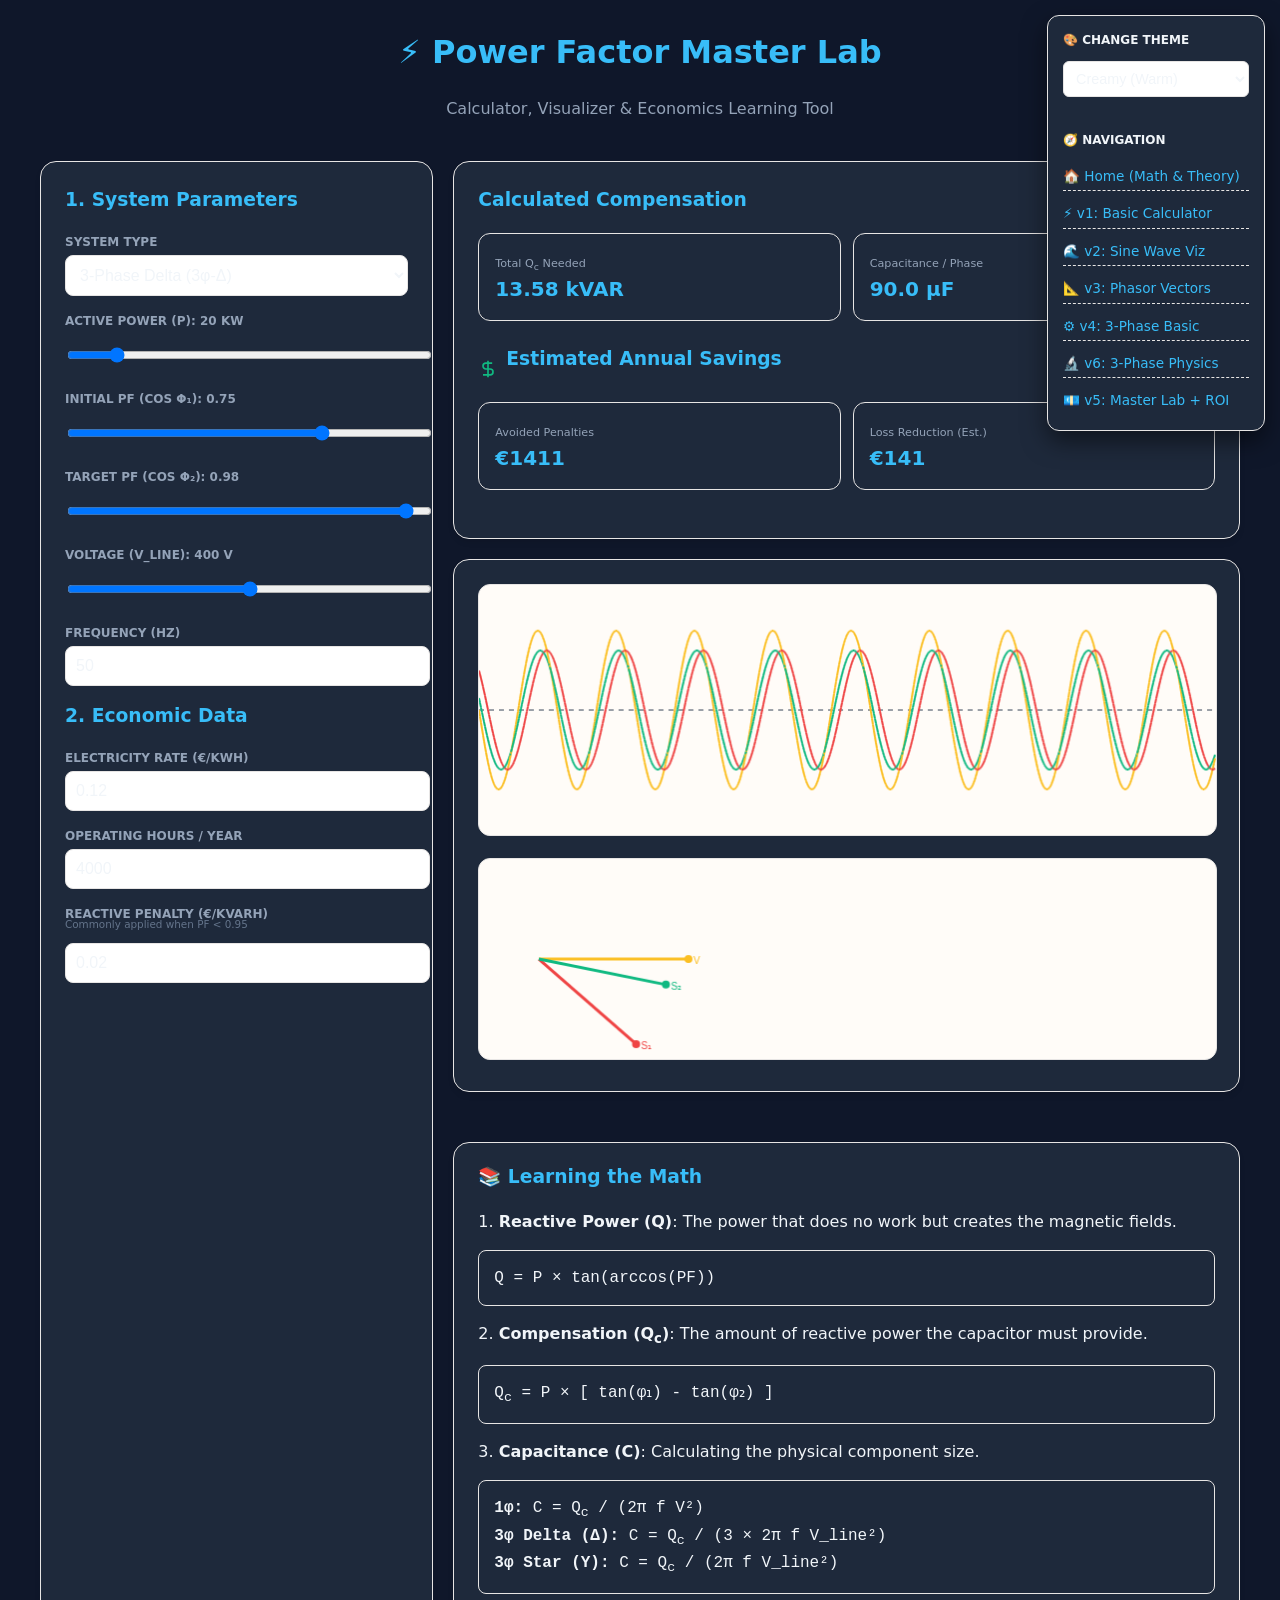
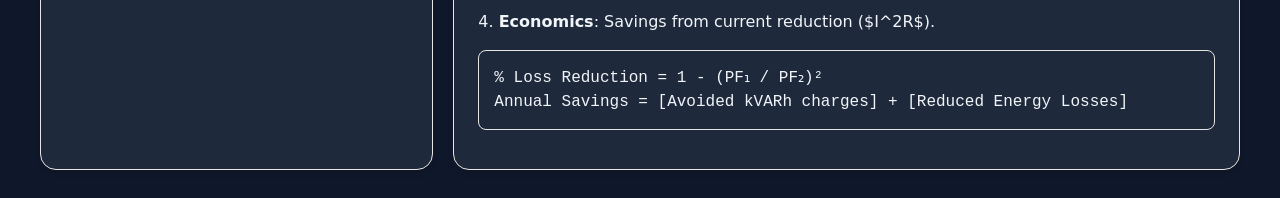
<file: pf_calc_v5.html>
<!DOCTYPE html>
<html lang="en">
<head>
    <meta charset="UTF-8">
    <meta name="viewport" content="width=device-width, initial-scale=1.0">
    <title>Master Power Factor & Cost Lab</title>
    <link rel="stylesheet" href="shared_theme.css">
    <style>
        :root {
            --bg: #0f172a;
            --card: #1e293b;
            --primary: #38bdf8;
            --text: #f1f5f9;
            --accent: #10b981;
            --danger: #ef4444;
        }
        body { font-family: 'Inter', system-ui, sans-serif; background: var(--bg); color: var(--text); padding: 20px; line-height: 1.5; }
        .container { max-width: 1200px; margin: 0 auto; display: grid; grid-template-columns: 1fr 2fr; gap: 20px; }
        @media (max-width: 900px) { .container { grid-template-columns: 1fr; } }
        
        .card { background: var(--card); border-radius: 16px; padding: 24px; border: 1px solid #334155; box-shadow: 0 4px 6px -1px rgb(0 0 0 / 0.1); }
        h1, h2, h3 { margin-top: 0; color: var(--primary); }
        label { display: block; font-size: 0.75rem; font-weight: 600; text-transform: uppercase; color: #94a3b8; margin-bottom: 4px; }
        input, select { width: 100%; background: #0f172a; border: 1px solid #334155; color: white; padding: 10px; border-radius: 8px; margin-bottom: 16px; font-size: 1rem; }
        input:focus { outline: 2px solid var(--primary); border-color: transparent; }
        
        .result-grid { display: grid; grid-template-columns: 1fr 1fr; gap: 12px; margin-bottom: 24px; }
        .stat-box { background: #0f172a; padding: 16px; border-radius: 12px; border-bottom: 4px solid var(--primary); }
        .stat-box.success { border-bottom-color: var(--accent); }
        .stat-val { font-size: 1.25rem; font-weight: 700; display: block; }
        .stat-label { font-size: 0.7rem; color: #94a3b8; }

        .visual-area { display: flex; flex-direction: column; gap: 20px; }
        canvas { background: #020617; border-radius: 12px; width: 100%; height: 250px; }

        .formula-section { margin-top: 30px; border-top: 1px solid #334155; padding-top: 20px; }
        .formula-box { background: #020617; padding: 15px; border-radius: 8px; font-family: 'Courier New', Courier, monospace; margin-bottom: 15px; border-left: 4px solid var(--primary); }
        .math { font-style: italic; color: #bae6fd; }

        .savings-header { display: flex; align-items: center; gap: 8px; margin-bottom: 10px; color: var(--accent); }
    </style>
</head>
<body>

<header style="text-align: center; margin-bottom: 40px;">
    <h1>⚡ Power Factor Master Lab</h1>
    <p style="color: #94a3b8;">Calculator, Visualizer & Economics Learning Tool</p>
</header>

<div class="container">
    <!-- INPUTS -->
    <div class="card">
        <h3>1. System Parameters</h3>
        <label>System Type</label>
        <select id="sysType">
            <option value="1">Single Phase (1φ)</option>
            <option value="3d" selected>3-Phase Delta (3φ-Δ)</option>
            <option value="3s">3-Phase Star (3φ-Y)</option>
        </select>

        <label>Active Power (P): <span id="p_disp">20</span> kW</label>
        <input type="range" id="p" min="1" max="200" value="20">
        
        <label>Initial PF (cos φ₁): <span id="pf1_val">0.75</span></label>
        <input type="range" id="pf1" min="0.1" max="1" step="0.01" value="0.75">
        
        <label>Target PF (cos φ₂): <span id="pf2_val">0.98</span></label>
        <input type="range" id="pf2" min="0.1" max="1" step="0.01" value="0.98">

        <label>Voltage (V_line): <span id="v_disp">400</span> V</label>
        <input type="range" id="v_line" min="110" max="690" step="10" value="400">
        <label>Frequency (Hz)</label>
        <input type="number" id="freq" value="50" step="1">


        <h3>2. Economic Data</h3>
        <label>Electricity Rate (€/kWh)</label>
        <input type="number" id="kwh_rate" value="0.12" step="0.01">

        <label>Operating Hours / Year</label>
        <input type="number" id="hours" value="4000">

        <label>Reactive Penalty (€/kVARh)</label>
        <p style="font-size: 0.65rem; color: #64748b; margin-top: -10px;">Commonly applied when PF < 0.95</p>
        <input type="number" id="kvarh_rate" value="0.02" step="0.005">
    </div>

    <!-- RESULTS & VISUALS -->
    <div class="visual-area">
        <div class="card">
            <h3>Calculated Compensation</h3>
            <div class="result-grid">
                <div class="stat-box">
                    <span class="stat-label">Total Q<sub>c</sub> Needed</span>
                    <span class="stat-val"><span id="res_qc">0</span> kVAR</span>
                </div>
                <div class="stat-box">
                    <span class="stat-label">Capacitance / Phase</span>
                    <span class="stat-val"><span id="res_uf">0</span> µF</span>
                </div>
            </div>

            <div class="savings-header">
                <svg width="20" height="20" viewBox="0 0 24 24" fill="none" stroke="currentColor" stroke-width="2"><path d="M12 2v20M17 5H9.5a3.5 3.5 0 0 0 0 7h5a3.5 3.5 0 0 1 0 7H6"/></svg>
                <h3>Estimated Annual Savings</h3>
            </div>
            <div class="result-grid">
                <div class="stat-box success">
                    <span class="stat-label">Avoided Penalties</span>
                    <span class="stat-val">€<span id="save_penalty">0</span></span>
                </div>
                <div class="stat-box success">
                    <span class="stat-label">Loss Reduction (Est.)</span>
                    <span class="stat-val">€<span id="save_losses">0</span></span>
                </div>
            </div>
        </div>

        <div class="card">
            <canvas id="waveCanvas"></canvas>
            <canvas id="phasorCanvas" style="height: 200px; margin-top: 15px;"></canvas>
        </div>

        <div class="card formula-section">
            <h3>📚 Learning the Math</h3>
            
            <p>1. <strong>Reactive Power (Q)</strong>: The power that does no work but creates the magnetic fields.</p>
            <div class="formula-box">
                Q = P × tan(arccos(PF))
            </div>

            <p>2. <strong>Compensation (Q<sub>c</sub>)</strong>: The amount of reactive power the capacitor must provide.</p>
            <div class="formula-box">
                Q<sub>c</sub> = P × [ tan(φ₁) - tan(φ₂) ]
            </div>

            <p>3. <strong>Capacitance (C)</strong>: Calculating the physical component size.</p>
            <div class="formula-box">
                <strong>1φ:</strong> C = Q<sub>c</sub> / (2π f V²)<br>
                <strong>3φ Delta (Δ):</strong> C = Q<sub>c</sub> / (3 × 2π f V_line²)<br>
                <strong>3φ Star (Y):</strong> C = Q<sub>c</sub> / (2π f V_line²)
            </div>

            <p>4. <strong>Economics</strong>: Savings from current reduction ($I^2R$).</p>
            <div class="formula-box">
                % Loss Reduction = 1 - (PF₁ / PF₂)²<br>
                Annual Savings = [Avoided kVARh charges] + [Reduced Energy Losses]
            </div>
        </div>
    </div>
</div>

<script>
    const wCanvas = document.getElementById('waveCanvas');
    const pCanvas = document.getElementById('phasorCanvas');
    const wCtx = wCanvas.getContext('2d');
    const pCtx = pCanvas.getContext('2d');

    function calculate() {
        const type = document.getElementById('sysType').value;
        const P_kw = parseFloat(document.getElementById('p').value);
        const P = P_kw * 1000;
        const pf1 = parseFloat(document.getElementById('pf1').value);
        const pf2 = parseFloat(document.getElementById('pf2').value);
        const Vl = parseFloat(document.getElementById('v_line').value);
        const rate_kwh = parseFloat(document.getElementById('kwh_rate').value);
        const rate_kvarh = parseFloat(document.getElementById('kvarh_rate').value);
        const hours = parseFloat(document.getElementById('hours').value);
        const f = parseFloat(document.getElementById('freq').value) || 50;

        // UI Updates
        document.getElementById('p_disp').innerText = P_kw;
        document.getElementById('pf1_val').innerText = pf1.toFixed(2);
        document.getElementById('pf2_val').innerText = pf2.toFixed(2);
        document.getElementById('v_disp').innerText = Vl;

        // Reactive Math
        const phi1 = Math.acos(pf1);
        const phi2 = Math.acos(pf2);
        const Qc = P * (Math.tan(phi1) - Math.tan(phi2));
        
        let C_farads = 0;
        if (type === "1") {
            C_farads = Qc / (2 * Math.PI * f * Vl**2);
        } else if (type === "3d") {
            C_farads = Qc / (3 * 2 * Math.PI * f * Vl**2);
        } else if (type === "3s") {
            C_farads = Qc / (2 * Math.PI * f * Vl**2);
        }

        document.getElementById('res_qc').innerText = (Math.max(0, Qc/1000)).toFixed(2);
        document.getElementById('res_uf').innerText = (Math.max(0, C_farads * 1000000)).toFixed(1);

        // --- Economic Savings ---
        // 1. Avoided Penalties (Simplification: assuming penalty applies below 0.95 on all initial reactive energy)
        const threshold = 0.95;
        const reactive_before = P_kw * Math.tan(phi1);
        const reactive_after = P_kw * Math.tan(phi2);
        
        // Only charge for reactive if PF < threshold
        let penalty_savings = 0;
        if (pf1 < threshold) {
            const billable_kvarh_initial = reactive_before * hours;
            const billable_kvarh_final = (pf2 < threshold) ? reactive_after * hours : 0;
            penalty_savings = (billable_kvarh_initial - billable_kvarh_final) * rate_kvarh;
        }

        // 2. Efficiency Gains (I^2R reduction)
        // Estimating that 2% of total power is lost in internal distribution at PF=1.0
        const baseline_loss_percent = 0.02; 
        const loss_before = P_kw * baseline_loss_percent * (1 / pf1**2);
        const loss_after = P_kw * baseline_loss_percent * (1 / pf2**2);
        const efficiency_savings = (loss_before - loss_after) * hours * rate_kwh;

        document.getElementById('save_penalty').innerText = Math.max(0, penalty_savings).toFixed(0);
        document.getElementById('save_losses').innerText = Math.max(0, efficiency_savings).toFixed(0);

        renderVisuals(phi1, phi2);
    }

    function renderVisuals(phi1, phi2) {
        wCanvas.width = wCanvas.offsetWidth; wCanvas.height = wCanvas.offsetHeight;
        pCanvas.width = pCanvas.offsetWidth; pCanvas.height = pCanvas.offsetHeight;
        
        // Waves
        wCtx.clearRect(0,0,wCanvas.width,wCanvas.height);
        const midY = wCanvas.height/2;
        wCtx.setLineDash([5, 5]); wCtx.strokeStyle = "#334155";
        wCtx.beginPath(); wCtx.moveTo(0, midY); wCtx.lineTo(wCanvas.width, midY); wCtx.stroke();
        wCtx.setLineDash([]);

        let lastY = {};
        function drawP(ctx,x,y,col,first){
            ctx.strokeStyle=col; ctx.lineWidth=2;
            if(!first){ctx.beginPath(); ctx.moveTo(x-1,lastY[col]); ctx.lineTo(x,y); ctx.stroke();}
            lastY[col]=y;
        }

        for(let x=0; x<wCanvas.width; x++){
            let t = x * 0.08;
            drawP(wCtx, x, midY + Math.sin(t)*80, '#fbbf24', x===0); // Voltage
            drawP(wCtx, x, midY + Math.sin(t-phi1)*60, '#ef4444', x===0); // Lagging
            drawP(wCtx, x, midY + Math.sin(t-phi2)*60, '#10b981', x===0); // Corrected
        }

        // Phasors
        pCtx.clearRect(0,0,pCanvas.width,pCanvas.height);
        const cx = 60, cy = pCanvas.height/2;
        
        function arrow(ctx,x,y,a,l,col,label){
            const tx=x+Math.cos(a)*l, ty=y+Math.sin(a)*l;
            ctx.strokeStyle=col; ctx.lineWidth=3; ctx.beginPath(); ctx.moveTo(x,y); ctx.lineTo(tx,ty); ctx.stroke();
            ctx.fillStyle=col; ctx.beginPath(); ctx.arc(tx,ty,4,0,7); ctx.fill();
            ctx.fillText(label, tx+5, ty+5);
        }
        pCtx.fillStyle = "#94a3b8";
        arrow(pCtx, cx, cy, 0, 150, '#fbbf24', 'V');
        arrow(pCtx, cx, cy, phi1, 130, '#ef4444', 'S₁');
        arrow(pCtx, cx, cy, phi2, 130, '#10b981', 'S₂');
    }

    document.querySelectorAll('input, select').forEach(el => el.addEventListener('input', calculate));
    window.addEventListener('resize', calculate);
    calculate();
</script>
<script src="shared_ui.js"></script>
</body>
</html>
</file>
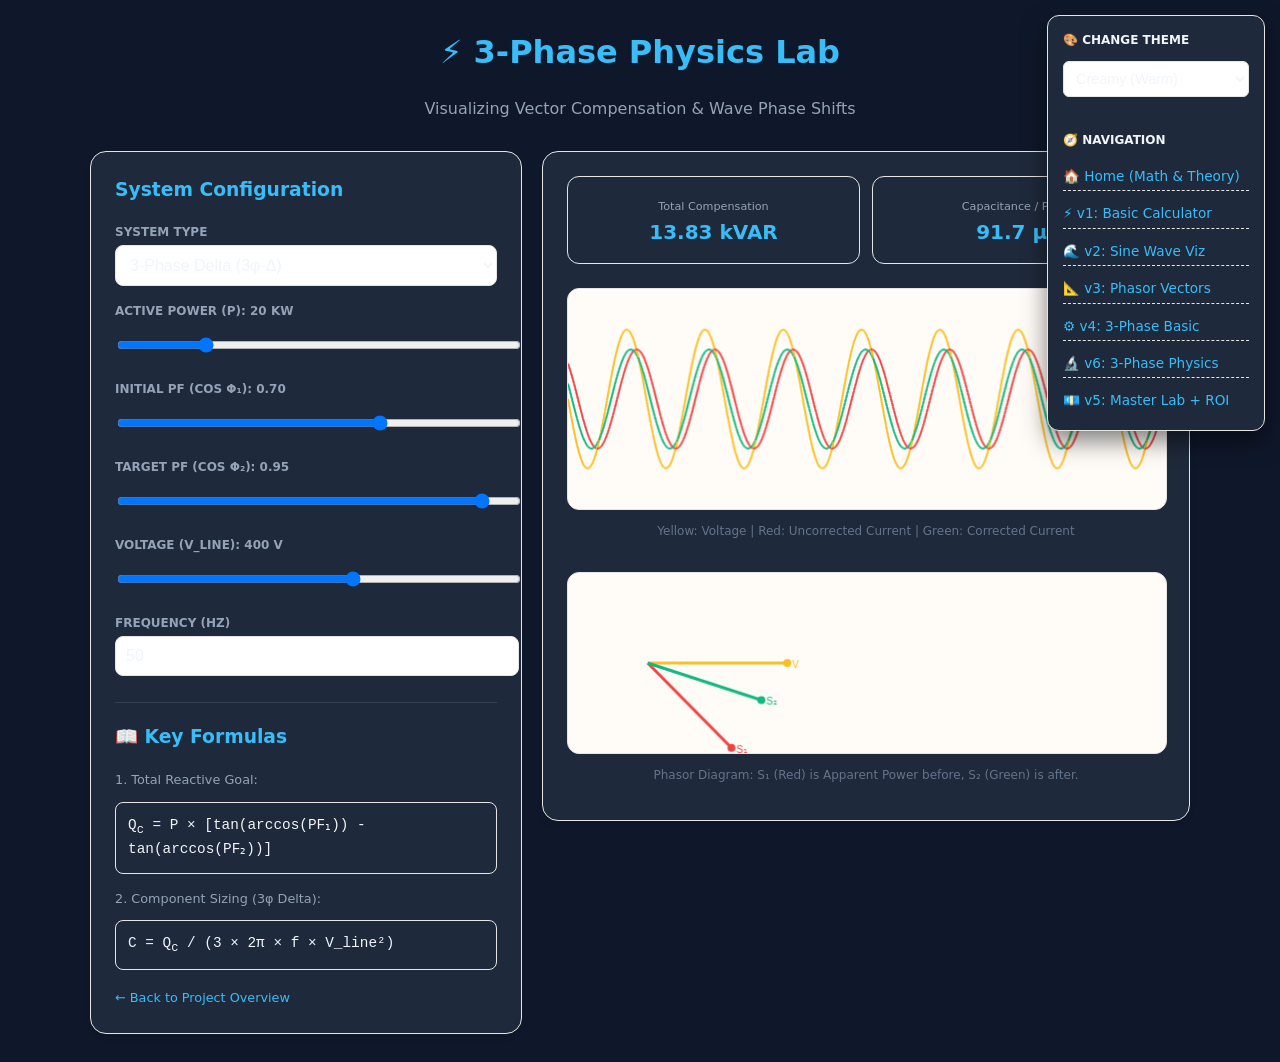
<file: pf_calc_v6.html>
<!DOCTYPE html>
<html lang="en">
<head>
    <meta charset="UTF-8">
    <meta name="viewport" content="width=device-width, initial-scale=1.0">
    <title>3-Phase PF Visualizer (Physics Focus)</title>
    <link rel="stylesheet" href="shared_theme.css">
    <style>
        :root {
            --bg: #0f172a;
            --card: #1e293b;
            --primary: #38bdf8;
            --text: #f1f5f9;
            --accent: #10b981;
            --danger: #ef4444;
        }
        body { font-family: 'Inter', system-ui, sans-serif; background: var(--bg); color: var(--text); padding: 20px; line-height: 1.5; }
        .container { max-width: 1100px; margin: 0 auto; display: grid; grid-template-columns: 1fr 1.5fr; gap: 20px; }
        @media (max-width: 900px) { .container { grid-template-columns: 1fr; } }
        
        .card { background: var(--card); border-radius: 16px; padding: 24px; border: 1px solid #334155; box-shadow: 0 4px 6px -1px rgb(0 0 0 / 0.1); }
        h1, h2, h3 { margin-top: 0; color: var(--primary); }
        label { display: block; font-size: 0.75rem; font-weight: 600; text-transform: uppercase; color: #94a3b8; margin-bottom: 4px; }
        input, select { width: 100%; background: #0f172a; border: 1px solid #334155; color: white; padding: 10px; border-radius: 8px; margin-bottom: 16px; font-size: 1rem; }
        
        .result-grid { display: grid; grid-template-columns: 1fr 1fr; gap: 12px; margin-bottom: 24px; }
        .stat-box { background: #0f172a; padding: 16px; border-radius: 12px; border-bottom: 4px solid var(--primary); text-align: center; }
        .stat-val { font-size: 1.25rem; font-weight: 700; display: block; }
        .stat-label { font-size: 0.7rem; color: #94a3b8; }

        .visual-area { display: flex; flex-direction: column; gap: 20px; }
        canvas { background: #020617; border-radius: 12px; width: 100%; height: 220px; }

        .formula-section { margin-top: 10px; border-top: 1px solid #334155; padding-top: 20px; }
        .formula-box { background: #020617; padding: 12px; border-radius: 8px; font-family: 'Courier New', monospace; margin-bottom: 15px; border-left: 4px solid var(--primary); font-size: 0.9rem; }
        .nav-link { color: var(--primary); text-decoration: none; font-size: 0.8rem; }
    </style>
</head>
<body>

<header style="text-align: center; margin-bottom: 30px;">
    <h1>⚡ 3-Phase Physics Lab</h1>
    <p style="color: #94a3b8;">Visualizing Vector Compensation & Wave Phase Shifts</p>
</header>

<div class="container">
    <div class="card">
        <h3>System Configuration</h3>
        <label>System Type</label>
        <select id="sysType">
            <option value="1">Single Phase (1φ)</option>
            <option value="3d" selected>3-Phase Delta (3φ-Δ)</option>
            <option value="3s">3-Phase Star (3φ-Y)</option>
        </select>

        <label>Active Power (P): <span id="p_disp">20</span> kW</label>
        <input type="range" id="p" min="1" max="100" value="20">
        
        <label>Initial PF (cos φ₁): <span id="pf1_val">0.70</span></label>
        <input type="range" id="pf1" min="0.1" max="1" step="0.01" value="0.70">
        
        <label>Target PF (cos φ₂): <span id="pf2_val">0.95</span></label>
        <input type="range" id="pf2" min="0.1" max="1" step="0.01" value="0.95">

        <label>Voltage (V_line): <span id="v_disp">400</span> V</label>
        <input type="range" id="v_line" min="110" max="600" step="10" value="400">
        <label>Frequency (Hz)</label>
        <input type="number" id="freq" value="50" step="1">


        <div class="formula-section">
            <h3>📖 Key Formulas</h3>
            <p style="font-size: 0.8rem; color: #94a3b8;">1. Total Reactive Goal:</p>
            <div class="formula-box">Q<sub>c</sub> = P × [tan(arccos(PF₁)) - tan(arccos(PF₂))]</div>
            
            <p style="font-size: 0.8rem; color: #94a3b8;">2. Component Sizing (3φ Delta):</p>
            <div class="formula-box">C = Q<sub>c</sub> / (3 × 2π × f × V_line²)</div>
        </div>
        <a href="index.html" class="nav-link">← Back to Project Overview</a>
    </div>

    <div class="visual-area">
        <div class="card">
            <div class="result-grid">
                <div class="stat-box">
                    <span class="stat-label">Total Compensation</span>
                    <span class="stat-val"><span id="res_qc">0</span> kVAR</span>
                </div>
                <div class="stat-box">
                    <span class="stat-label">Capacitance / Phase</span>
                    <span class="stat-val"><span id="res_uf">0</span> µF</span>
                </div>
            </div>
            <canvas id="waveCanvas"></canvas>
            <p style="font-size: 0.75rem; color: #64748b; text-align: center; margin-top: 5px;">
                Yellow: Voltage | Red: Uncorrected Current | Green: Corrected Current
            </p>
            <canvas id="phasorCanvas" style="height: 180px; margin-top: 20px;"></canvas>
            <p style="font-size: 0.75rem; color: #64748b; text-align: center; margin-top: 5px;">
                Phasor Diagram: S₁ (Red) is Apparent Power before, S₂ (Green) is after.
            </p>
        </div>
    </div>
</div>

<script>
    const wCanvas = document.getElementById('waveCanvas');
    const pCanvas = document.getElementById('phasorCanvas');
    const wCtx = wCanvas.getContext('2d');
    const pCtx = pCanvas.getContext('2d');

    function update() {
        const type = document.getElementById('sysType').value;
        const P_kw = parseFloat(document.getElementById('p').value);
        const P = P_kw * 1000;
        const pf1 = parseFloat(document.getElementById('pf1').value);
        const pf2 = parseFloat(document.getElementById('pf2').value);
        const Vl = parseFloat(document.getElementById('v_line').value);
        const f = parseFloat(document.getElementById('freq').value) || 50;

        document.getElementById('p_disp').innerText = P_kw;
        document.getElementById('pf1_val').innerText = pf1.toFixed(2);
        document.getElementById('pf2_val').innerText = pf2.toFixed(2);
        document.getElementById('v_disp').innerText = Vl;

        const phi1 = Math.acos(pf1);
        const phi2 = Math.acos(pf2);
        const Qc = P * (Math.tan(phi1) - Math.tan(phi2));
        
        let C_f = 0;
        if (type === "1") C_f = Qc / (2 * Math.PI * f * Vl**2);
        else if (type === "3d") C_f = Qc / (3 * 2 * Math.PI * f * Vl**2);
        else if (type === "3s") C_f = Qc / (2 * Math.PI * f * Vl**2);

        document.getElementById('res_qc').innerText = (Math.max(0, Qc/1000)).toFixed(2);
        document.getElementById('res_uf').innerText = (Math.max(0, C_f * 1000000)).toFixed(1);

        render(phi1, phi2);
    }

    function render(phi1, phi2) {
        wCanvas.width = wCanvas.offsetWidth; wCanvas.height = wCanvas.offsetHeight;
        pCanvas.width = pCanvas.offsetWidth; pCanvas.height = pCanvas.offsetHeight;
        
        // Waves
        wCtx.clearRect(0,0,wCanvas.width,wCanvas.height);
        const midY = wCanvas.height/2;
        let lastY = {};
        for(let x=0; x<wCanvas.width; x++){
            let t = x * 0.08;
            drawP(wCtx, x, midY + Math.sin(t)*70, '#fbbf24', x===0, lastY, 'v');
            drawP(wCtx, x, midY + Math.sin(t-phi1)*50, '#ef4444', x===0, lastY, 'i1');
            drawP(wCtx, x, midY + Math.sin(t-phi2)*50, '#10b981', x===0, lastY, 'i2');
        }

        // Phasors
        pCtx.clearRect(0,0,pCanvas.width,pCanvas.height);
        const cx = 80, cy = pCanvas.height/2;
        drawVec(pCtx, cx, cy, 0, 140, '#fbbf24', 'V');
        drawVec(pCtx, cx, cy, phi1, 120, '#ef4444', 'S₁');
        drawVec(pCtx, cx, cy, phi2, 120, '#10b981', 'S₂');
    }

    function drawP(ctx,x,y,col,first,store,id){
        ctx.strokeStyle=col; ctx.lineWidth=2;
        if(!first){ctx.beginPath(); ctx.moveTo(x-1,store[id]); ctx.lineTo(x,y); ctx.stroke();}
        store[id]=y;
    }

    function drawVec(ctx,x,y,a,l,col,label){
        const tx=x+Math.cos(a)*l, ty=y+Math.sin(a)*l;
        ctx.strokeStyle=col; ctx.lineWidth=3; ctx.beginPath(); ctx.moveTo(x,y); ctx.lineTo(tx,ty); ctx.stroke();
        ctx.fillStyle=col; ctx.beginPath(); ctx.arc(tx,ty,4,0,7); ctx.fill();
        ctx.fillText(label, tx+5, ty+5);
    }

    document.querySelectorAll('input, select').forEach(el => el.addEventListener('input', update));
    window.addEventListener('resize', update);
    update();
</script>
<script src="shared_ui.js"></script>
</body>
</html>
</file>
<file: shared_theme.css>
:root {
  --bg: #0f172a;
  --card: #1e293b;
  --primary: #38bdf8;
  --text: #f1f5f9;
  --accent: #10b981;
  --danger: #ef4444;
  --border: #334155;
  --canvas-bg: #020617;
  --font: 'Inter', system-ui, sans-serif;
  --input-bg: #0f172a;
}

[data-theme="light"] {
  --bg: #f8fafc; --card: #ffffff; --primary: #0284c7; --text: #0f172a; --border: #e2e8f0; --canvas-bg: #f1f5f9; --input-bg: #ffffff;
}
[data-theme="creamy"] {
  --bg: #fdfbf7; --card: #f5f0e6; --primary: #b45309; --text: #451a03; --border: #e7e5e4; --canvas-bg: #fffcf8; --input-bg: #ffffff;
}
[data-theme="matrix"] {
  --bg: #000000; --card: #001100; --primary: #00ff00; --text: #00ff00; --border: #003300; --canvas-bg: #000000; --font: 'Courier New', monospace; --input-bg: #002200;
}
[data-theme="rainbow"] {
  --bg: linear-gradient(120deg, #a1c4fd 0%, #c2e9fb 100%); --card: rgba(255,255,255,0.7); --primary: #ff0844; --text: #111; --border: #fff; --canvas-bg: rgba(255,255,255,0.5); --input-bg: rgba(255,255,255,0.8);
}
[data-theme="elegant"] {
  --bg: #111111; --card: #1a1a1a; --primary: #d4af37; --text: #e0e0e0; --border: #d4af37; --canvas-bg: #0a0a0a; --font: 'Georgia', serif; --input-bg: #000000;
}
[data-theme="blueprint"] {
  --bg: #0055a4; --card: #004488; --primary: #ffffff; --text: #ffffff; --border: #ffffff; --canvas-bg: #003366; --font: 'Courier New', monospace; --input-bg: #0055a4;
}
[data-theme="wireframe"] {
  --bg: #ffffff; --card: #ffffff; --primary: #000000; --text: #000000; --border: #000000; --canvas-bg: #ffffff; --font: monospace; --input-bg: #ffffff;
}
[data-theme="cyberpunk"] {
  --bg: #fcee0a; --card: #000000; --primary: #00ff9f; --text: #00ff9f; --border: #ff003c; --canvas-bg: #050505; --font: 'Trebuchet MS', sans-serif; --input-bg: #111;
}
[data-theme="miami"] {
  --bg: #2d1b4e; --card: #1a0b2e; --primary: #ff00c8; --text: #00e5ff; --border: #ff00c8; --canvas-bg: #120422; --input-bg: #2d1b4e;
}

body { background: var(--bg) !important; color: var(--text) !important; font-family: var(--font) !important; transition: background 0.3s, color 0.3s; }
.card, .controls, .visualizer, .canvas-card, .explainer, .gui-card, .stat-box, .formula-box, .result-box { 
    background: var(--card) !important; 
    border: 1px solid var(--border) !important; 
    color: var(--text) !important;
}
h1, h2, h3, .res-val, .nav-link, .stat-val { color: var(--primary) !important; }
input, select { background: var(--input-bg) !important; color: var(--text) !important; border: 1px solid var(--border) !important; }
canvas { background: var(--canvas-bg) !important; border: 1px solid var(--border) !important; }

#floating-nav {
    position: fixed;
    top: 15px;
    right: 15px;
    background: var(--card);
    border: 1px solid var(--border);
    padding: 15px;
    border-radius: 12px;
    z-index: 9999;
    box-shadow: 0 10px 25px rgba(0,0,0,0.5);
    display: flex;
    flex-direction: column;
    gap: 8px;
    min-width: 180px;
    backdrop-filter: blur(10px);
}
#floating-nav select { padding: 8px; font-size: 0.9rem; border-radius: 6px; cursor: pointer; }
#floating-nav a { color: var(--primary); text-decoration: none; font-size: 0.85rem; display: block; padding: 4px 0; border-bottom: 1px dashed var(--border); }
#floating-nav a:last-child { border-bottom: none; }
#floating-nav a:hover { opacity: 0.7; padding-left: 5px; transition: 0.2s; }
</file>
